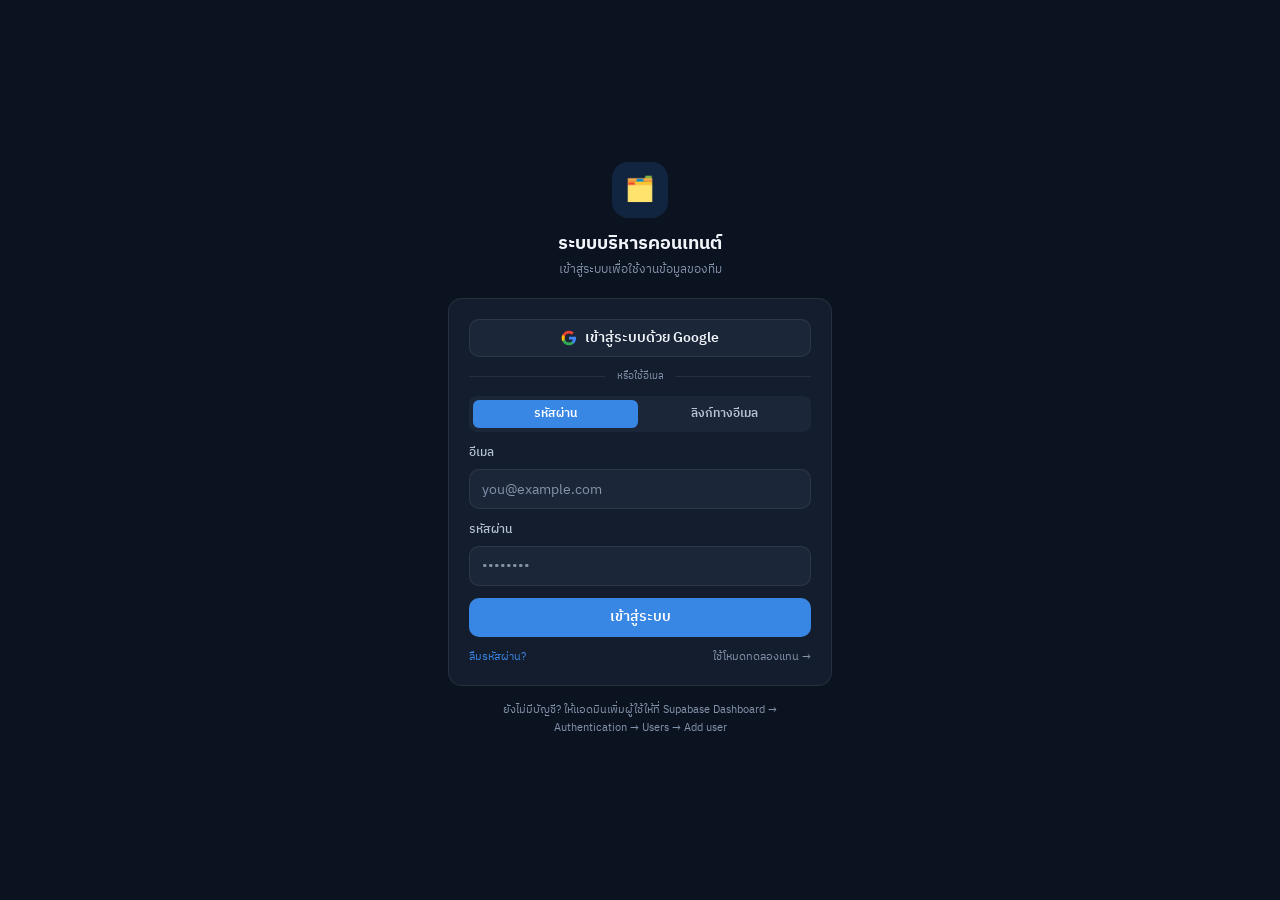
<file: index.html>
<!DOCTYPE html>
<html lang="th">
<head>
<meta charset="UTF-8">
<meta name="viewport" content="width=device-width, initial-scale=1.0">
<meta name="description" content="ระบบบริหารคอนเทนต์ วางแผน ผลิต อนุมัติ ตั้งเวลา และวัดผลโพสต์ทุกช่องทางในที่เดียว">
<title>ระบบบริหารคอนเทนต์ · Content Hub</title>
<link rel="icon" href="data:image/svg+xml,<svg xmlns='http://www.w3.org/2000/svg' viewBox='0 0 100 100'><text y='.9em' font-size='90'>🗂️</text></svg>">
<link rel="preconnect" href="https://fonts.googleapis.com">
<link rel="preconnect" href="https://fonts.gstatic.com" crossorigin>
<link href="https://fonts.googleapis.com/css2?family=IBM+Plex+Sans+Thai:wght@400;500;600;700&display=swap" rel="stylesheet">
<script src="vendor/tailwind-browser-4.1.13.js"></script>
<link rel="stylesheet" href="css/app.css">
<script defer src="js/config.js"></script>
<script defer src="js/seed.js"></script>
<script src="vendor/supabase-2.58.0.js"></script>
<script defer src="js/store.js"></script>
<script defer src="js/app.js"></script>
<script defer src="vendor/alpine-3.14.9.min.js"></script>
</head>

<body x-data="cmsApp()" x-cloak class="min-h-screen">

<!-- ===== ระหว่างเริ่มระบบ ===== -->
<div x-show="booting" class="fixed inset-0 grid place-items-center z-50" style="background:var(--page)">
  <div class="text-center">
    <div class="text-4xl mb-3">🗂️</div>
    <p class="text-sm" style="color:var(--text-2)">กำลังเปิดระบบบริหารคอนเทนต์…</p>
  </div>
</div>

<!-- ===== หน้าเข้าสู่ระบบ ===== -->
<div x-show="!booting && needLogin" class="min-h-screen grid place-items-center p-4">
  <div class="w-full max-w-sm">
    <div class="text-center mb-5">
      <div class="w-14 h-14 rounded-2xl grid place-items-center text-2xl mx-auto mb-3"
           style="background:var(--accent-soft)">🗂️</div>
      <h1 class="font-bold text-lg">ระบบบริหารคอนเทนต์</h1>
      <p class="text-xs mt-1" style="color:var(--muted)">เข้าสู่ระบบเพื่อใช้งานข้อมูลของทีม</p>
    </div>

    <div class="card p-5 space-y-3">
      <button class="btn btn-ghost w-full" @click="doGoogleLogin()" :disabled="authBusy">
        <svg width="16" height="16" viewBox="0 0 48 48" aria-hidden="true">
          <path fill="#4285F4" d="M45.1 24.5c0-1.6-.1-3.1-.4-4.5H24v8.5h11.8c-.5 2.7-2 5-4.4 6.6v5.5h7.1c4.1-3.8 6.6-9.4 6.6-16.1z"/>
          <path fill="#34A853" d="M24 46c5.9 0 10.9-2 14.5-5.4l-7.1-5.5c-2 1.3-4.5 2.1-7.4 2.1-5.7 0-10.5-3.8-12.2-9H4.5v5.7C8.1 41.1 15.4 46 24 46z"/>
          <path fill="#FBBC05" d="M11.8 28.2c-.4-1.3-.7-2.7-.7-4.2s.3-2.9.7-4.2v-5.7H4.5C2.9 17.3 2 20.5 2 24s.9 6.7 2.5 9.9l7.3-5.7z"/>
          <path fill="#EA4335" d="M24 10.8c3.2 0 6.1 1.1 8.4 3.3l6.3-6.3C34.9 4.2 29.9 2 24 2 15.4 2 8.1 6.9 4.5 14.1l7.3 5.7c1.7-5.2 6.5-9 12.2-9z"/>
        </svg>
        <span>เข้าสู่ระบบด้วย Google</span>
      </button>

      <div class="flex items-center gap-3">
        <div class="flex-1 hairline"></div>
        <span class="text-[10px]" style="color:var(--muted)">หรือใช้อีเมล</span>
        <div class="flex-1 hairline"></div>
      </div>

      <div class="flex gap-1 p-1 rounded-lg" style="background:var(--surface-2)">
        <button class="flex-1 py-1.5 rounded-md text-xs font-semibold transition"
                :style="login.mode==='password' ? 'background:var(--accent); color:#fff' : 'color:var(--text-2)'"
                @click="login.mode='password'">รหัสผ่าน</button>
        <button class="flex-1 py-1.5 rounded-md text-xs font-semibold transition"
                :style="login.mode==='link' ? 'background:var(--accent); color:#fff' : 'color:var(--text-2)'"
                @click="login.mode='link'">ลิงก์ทางอีเมล</button>
      </div>

      <div>
        <label class="label">อีเมล</label>
        <input type="email" class="field" x-model="login.email" autocomplete="username"
               placeholder="you@example.com" @keydown.enter="doLogin()">
      </div>

      <div x-show="login.mode==='password'">
        <label class="label">รหัสผ่าน</label>
        <input type="password" class="field" x-model="login.password" autocomplete="current-password"
               placeholder="••••••••" @keydown.enter="doLogin()">
      </div>

      <p x-show="login.mode==='link'" class="text-[11px]" style="color:var(--muted)">
        ระบบจะส่งลิงก์เข้าระบบไปที่อีเมล ไม่ต้องจำรหัสผ่าน — ต้องเปิดลิงก์จากเครื่องเดียวกันนี้
      </p>

      <button class="btn btn-primary w-full" @click="doLogin()" :disabled="authBusy">
        <span x-text="authBusy ? 'กำลังดำเนินการ…' : (login.mode==='link' ? 'ส่งลิงก์เข้าระบบ' : 'เข้าสู่ระบบ')"></span>
      </button>

      <div class="flex items-center justify-between text-[11px]">
        <button style="color:var(--accent)" @click="doResetPassword()" :disabled="authBusy"
                x-show="login.mode==='password'">ลืมรหัสผ่าน?</button>
        <button class="ml-auto" style="color:var(--muted)"
                @click="settings.mode='local'; applySettings(); go('dashboard')">
          ใช้โหมดทดลองแทน →
        </button>
      </div>
    </div>

    <p class="text-[11px] text-center mt-4 leading-relaxed" style="color:var(--muted)">
      ยังไม่มีบัญชี? ให้แอดมินเพิ่มผู้ใช้ให้ที่ Supabase Dashboard →<br>Authentication → Users → Add user
    </p>
  </div>
</div>

<div x-show="!booting && !needLogin" class="flex">

  <!-- ===== แถบเมนูซ้าย ===== -->
  <div x-show="sidebarOpen" @click="sidebarOpen=false"
       class="fixed inset-0 bg-black/60 z-30 lg:hidden"></div>

  <aside class="fixed lg:sticky top-0 z-40 h-screen w-[268px] shrink-0 overflow-y-auto p-3 transition-transform lg:translate-x-0"
         :class="sidebarOpen ? 'translate-x-0' : '-translate-x-full'"
         style="background:var(--surface-1); border-right:1px solid var(--line)">

    <div class="flex items-center justify-between px-2 py-3">
      <div class="flex items-center gap-2.5">
        <div class="w-9 h-9 rounded-xl grid place-items-center text-lg" style="background:var(--accent-soft)">🗂️</div>
        <div>
          <div class="font-bold text-[15px] leading-tight">Content Hub</div>
          <div class="text-[11px]" style="color:var(--muted)">ระบบบริหารคอนเทนต์</div>
        </div>
      </div>
      <button @click="sidebarOpen=false" class="lg:hidden text-xl px-2" style="color:var(--muted)">✕</button>
    </div>

    <nav class="mt-2 space-y-0.5">
      <button class="nav-item" :class="view==='dashboard' && 'active'" @click="go('dashboard')">
        <span>🏠</span><span>ภาพรวม</span>
      </button>

      <div class="nav-section">เพจ &amp; โพสต์</div>
      <button class="nav-item" :class="view==='channels' && 'active'" @click="go('channels')">
        <span>📄</span><span>เพจ &amp; ช่อง</span>
        <span class="ml-auto text-[11px] num" style="color:var(--muted)" x-text="db.channels.length"></span>
      </button>
      <button class="nav-item" :class="view==='contents' && 'active'" @click="go('contents')">
        <span>🗃️</span><span>คอนเทนต์ทั้งหมด</span>
        <span class="ml-auto text-[11px] num" style="color:var(--muted)" x-text="db.contents.length"></span>
      </button>
      <button class="nav-item" :class="view==='editor' && 'active'" @click="newContent()">
        <span>🎬</span><span>สร้างคอนเทนต์</span>
      </button>
      <button class="nav-item" :class="view==='gallery' && 'active'" @click="go('gallery')">
        <span>🖼️</span><span>แกลลอรี่</span>
      </button>
      <button class="nav-item" :class="view==='styles' && 'active'" @click="go('styles')">
        <span>🎨</span><span>คลังสไตล์</span>
      </button>
      <button class="nav-item" :class="view==='queue' && 'active'" @click="go('queue')">
        <span>📝</span><span>คิวโพสต์</span>
      </button>
      <button class="nav-item" :class="view==='approvals' && 'active'" @click="go('approvals')">
        <span>✅</span><span>อนุมัติ</span>
        <template x-if="kpi.pending">
          <span class="ml-auto badge badge-pending num" x-text="kpi.pending"></span>
        </template>
      </button>

      <div class="nav-section">ตัดต่อ &amp; ผลิต</div>
      <button class="nav-item" :class="view==='editjobs' && 'active'" @click="go('editjobs')">
        <span>✂️</span><span>โรงตัดคลิป</span>
        <template x-if="db.editJobs.length">
          <span class="ml-auto text-[11px] num" style="color:var(--muted)" x-text="db.editJobs.length"></span>
        </template>
      </button>

      <div class="nav-section">ขาย &amp; รายได้</div>
      <button class="nav-item" :class="view==='money' && 'active'" @click="go('money')">
        <span>💰</span><span>สินค้า &amp; รายได้</span>
        <template x-if="db.products.length">
          <span class="ml-auto text-[11px] num" style="color:var(--muted)" x-text="db.products.length"></span>
        </template>
      </button>

      <div class="nav-section">วัดผล</div>
      <button class="nav-item" :class="view==='reports' && 'active'" @click="go('reports')">
        <span>📊</span><span>รายงานแสดงผล</span>
      </button>

      <div class="nav-section">ตั้งค่า</div>
      <button class="nav-item" :class="view==='settings' && 'active'" @click="go('settings')">
        <span>⚙️</span><span>ตั้งค่าระบบ</span>
      </button>
    </nav>

    <div class="mt-5 p-3 rounded-xl text-[11px] leading-relaxed" style="background:var(--surface-2); color:var(--text-2)">
      <div class="flex items-center gap-1.5 font-semibold mb-1">
        <span x-text="mode==='supabase' ? '🟢' : '🟡'"></span>
        <span x-text="mode==='supabase' ? 'เชื่อม Supabase อยู่' : 'โหมดทดลอง (เก็บในเครื่อง)'"></span>
      </div>
      <p x-show="mode!=='supabase'" style="color:var(--muted)">
        ข้อมูลเก็บในเบราว์เซอร์เครื่องนี้เท่านั้น ไปที่ “ตั้งค่าระบบ” เพื่อเชื่อมฐานข้อมูลจริง
      </p>
      <p x-show="session" class="truncate" style="color:var(--muted)" x-text="'เข้าใช้งานโดย ' + userEmail"></p>
    </div>
  </aside>

  <!-- ===== เนื้อหาหลัก ===== -->
  <main class="flex-1 min-w-0">

    <header class="sticky top-0 z-20 px-4 lg:px-7 py-3 flex items-center gap-3"
            style="background:rgba(11,18,32,.88); backdrop-filter:blur(10px); border-bottom:1px solid var(--line)">
      <button @click="sidebarOpen=true" class="lg:hidden text-xl px-1">☰</button>
      <div class="min-w-0">
        <h1 class="font-bold text-base lg:text-lg truncate" x-text="{
          dashboard:'ภาพรวม', channels:'เพจ & ช่อง', contents:'คอนเทนต์ทั้งหมด', editor:'สร้าง / แก้ไขคอนเทนต์',
          gallery:'แกลลอรี่', styles:'คลังสไตล์', queue:'คิวโพสต์', approvals:'รออนุมัติ',
          editjobs:'โรงตัดคลิป', money:'สินค้า & รายได้', reports:'รายงานแสดงผล', settings:'ตั้งค่าระบบ'}[view]"></h1>
      </div>
      <div class="ml-auto flex items-center gap-2">
        <template x-if="session">
          <span class="text-[11px] hidden md:inline truncate max-w-[180px]" style="color:var(--muted)"
                :title="userEmail" x-text="userEmail"></span>
        </template>
        <button class="btn btn-ghost btn-sm hidden sm:inline-flex" @click="go('queue')">📅 ดูคิว</button>
        <button class="btn btn-primary btn-sm" @click="newContent()">✚ สร้างคอนเทนต์</button>
        <template x-if="session">
          <button class="btn btn-ghost btn-sm" @click="doLogout()" title="ออกจากระบบ">ออกจากระบบ</button>
        </template>
      </div>
    </header>

    <div class="p-4 lg:p-7 max-w-[1400px]">

    <!-- ==================== ภาพรวม ==================== -->
    <section x-show="view==='dashboard'" class="space-y-5">

      <div class="grid grid-cols-2 lg:grid-cols-4 gap-3">
        <template x-for="k in [
          {t:'คอนเทนต์ทั้งหมด', v:kpi.total, s:'ชิ้นในระบบ', i:'🗃️'},
          {t:'รออนุมัติ', v:kpi.pending, s:'ชิ้นรอตรวจ', i:'⏳'},
          {t:'รอปล่อยตามคิว', v:kpi.scheduled, s:'ชิ้นตั้งเวลาไว้', i:'📅'},
          {t:'เผยแพร่แล้ว', v:kpi.published, s:'ชิ้นออกไปแล้ว', i:'✅'}]" :key="k.t">
          <div class="card p-4">
            <div class="flex items-center justify-between">
              <span class="text-xs" style="color:var(--text-2)" x-text="k.t"></span>
              <span class="text-base" x-text="k.i"></span>
            </div>
            <div class="text-3xl font-bold mt-2 num" x-text="fmtNum(k.v)"></div>
            <div class="text-[11px] mt-0.5" style="color:var(--muted)" x-text="k.s"></div>
          </div>
        </template>
      </div>

      <div class="card p-4" x-show="moneyTotals.revenue > 0">
        <div class="flex flex-wrap items-center gap-x-8 gap-y-3">
          <div>
            <div class="text-xs" style="color:var(--text-2)">💰 รายได้ยืนยันแล้ว</div>
            <div class="text-3xl font-bold num mt-1" x-text="fmtBaht(moneyTotals.revenue)"></div>
          </div>
          <div>
            <div class="text-xs" style="color:var(--text-2)">รอยืนยัน</div>
            <div class="text-xl font-semibold num mt-1" style="color:var(--warning)"
                 x-text="fmtBaht(moneyTotals.pendingRevenue)"></div>
          </div>
          <div>
            <div class="text-xs" style="color:var(--text-2)">EPC ต่อคลิก</div>
            <div class="text-xl font-semibold num mt-1" x-text="fmtBaht(moneyTotals.epc)"></div>
          </div>
          <div>
            <div class="text-xs" style="color:var(--text-2)">รายได้ต่อ 1,000 วิว</div>
            <div class="text-xl font-semibold num mt-1" x-text="fmtBaht(moneyTotals.rpm)"></div>
          </div>
          <div x-show="moneyTotals.ads > 0">
            <div class="text-xs" style="color:var(--text-2)">ROAS (รายได้ ÷ ค่าแอด)</div>
            <div class="text-xl font-semibold num mt-1" x-text="moneyTotals.roas + 'x'"></div>
          </div>
          <button class="btn btn-ghost btn-sm ml-auto" @click="go('money')">ดูรายละเอียด →</button>
        </div>
      </div>

      <div class="grid lg:grid-cols-3 gap-3">
        <div class="card p-4 lg:col-span-2">
          <div class="flex items-baseline justify-between mb-1">
            <h2 class="font-semibold text-sm">ยอดวิวสะสมรายช่อง</h2>
            <span class="text-[11px]" style="color:var(--muted)">รวมทุกคอนเทนต์ที่บันทึกผลไว้</span>
          </div>
          <p class="text-[11px] mb-3" style="color:var(--muted)">หน่วย: ครั้ง</p>

          <template x-if="!viewsByChannel.some(r=>r.views>0)">
            <p class="text-sm py-6 text-center" style="color:var(--muted)">
              ยังไม่มีข้อมูลผลลัพธ์ — ไปบันทึกยอดได้ที่หน้า “รายงานแสดงผล”
            </p>
          </template>

          <div class="space-y-2.5">
            <template x-for="r in viewsByChannel.filter(x=>x.views>0)" :key="r.id">
              <div class="bar-row" :title="r.name + ' · ' + fmtNum(r.views) + ' วิว'">
                <div class="flex items-center justify-between text-xs mb-1">
                  <span class="truncate pr-3" style="color:var(--text-2)">
                    <span x-text="platform(r.platform).icon"></span>
                    <span x-text="r.name"></span>
                  </span>
                  <span class="num font-semibold" x-text="fmtNum(r.views)"></span>
                </div>
                <div class="bar-track"><div class="bar-fill" :style="`width:${r.pct}%`"></div></div>
              </div>
            </template>
          </div>
        </div>

        <div class="card p-4">
          <h2 class="font-semibold text-sm mb-1">จำนวนโพสต์ 14 วัน</h2>
          <p class="text-[11px] mb-3" style="color:var(--muted)">หน่วย: ชิ้น (นับตามวันที่โพสต์/ตั้งเวลา)</p>
          <div class="col-chart">
            <template x-for="d in postsTimeline" :key="d.label">
              <div class="col-wrap" :title="d.label + ' · ' + d.value + ' ชิ้น'">
                <div class="text-[10px] text-center num mb-1" style="color:var(--text-2)"
                     x-text="d.value || ''"></div>
                <div class="col-fill" :style="`height:${Math.max(d.pct,3)}%`"></div>
              </div>
            </template>
          </div>
          <div class="flex justify-between text-[10px] mt-2" style="color:var(--muted)">
            <span x-text="postsTimeline[0]?.label"></span>
            <span x-text="postsTimeline[postsTimeline.length-1]?.label"></span>
          </div>
        </div>
      </div>

      <div class="grid lg:grid-cols-2 gap-3">
        <div class="card p-4">
          <div class="flex items-center justify-between mb-3">
            <h2 class="font-semibold text-sm">คิวที่จะปล่อยเร็ว ๆ นี้</h2>
            <button class="text-xs" style="color:var(--accent)" @click="go('queue')">ดูคิวทั้งหมด →</button>
          </div>
          <template x-if="!upcoming.length">
            <p class="text-sm py-4 text-center" style="color:var(--muted)">ยังไม่มีคิวที่ตั้งเวลาไว้</p>
          </template>
          <div class="space-y-2">
            <template x-for="c in upcoming" :key="c.id">
              <button class="w-full text-left card-2 p-3 hover:brightness-110 transition" @click="editContent(c)">
                <div class="flex items-start gap-2">
                  <div class="min-w-0 flex-1">
                    <div class="text-sm font-medium truncate" x-text="c.title"></div>
                    <div class="text-[11px] mt-1 flex items-center gap-2 flex-wrap" style="color:var(--muted)">
                      <span x-text="fmtDate(c.scheduled_at)"></span>
                      <span>·</span>
                      <span x-text="fmtRelative(c.scheduled_at)"></span>
                      <template x-for="id in (c.channel_ids||[])" :key="id">
                        <span x-text="platform(channelById(id)?.platform).icon"></span>
                      </template>
                    </div>
                  </div>
                  <span class="badge shrink-0" :class="status(c.status).cls">
                    <span x-text="status(c.status).icon"></span><span x-text="status(c.status).name"></span>
                  </span>
                </div>
              </button>
            </template>
          </div>
        </div>

        <div class="card p-4">
          <h2 class="font-semibold text-sm mb-3">การทำงานล่าสุดของระบบ</h2>
          <template x-if="!recentActivity.length">
            <p class="text-sm py-4 text-center" style="color:var(--muted)">ยังไม่มีประวัติการทำงาน</p>
          </template>
          <div class="space-y-3">
            <template x-for="a in recentActivity" :key="a.id">
              <div class="flex gap-3 text-sm">
                <div class="w-1.5 h-1.5 rounded-full mt-2 shrink-0" style="background:var(--accent)"></div>
                <div class="min-w-0">
                  <div>
                    <span class="font-medium" x-text="a.action"></span>
                    <span style="color:var(--text-2)" x-text="' · ' + (contentById(a.content_id)?.title || 'ไม่พบคอนเทนต์')"></span>
                  </div>
                  <div class="text-[11px]" style="color:var(--muted)">
                    <span x-text="a.actor"></span> · <span x-text="fmtDate(a.created_at)"></span>
                    <span x-show="a.note" x-text="' · ' + a.note"></span>
                  </div>
                </div>
              </div>
            </template>
          </div>
        </div>
      </div>
    </section>

    <!-- ==================== เพจ & ช่อง ==================== -->
    <section x-show="view==='channels'" class="space-y-4">
      <div class="flex items-center justify-between">
        <p class="text-sm" style="color:var(--text-2)">เพจและช่องทางที่ระบบจะส่งคอนเทนต์ไป</p>
        <button class="btn btn-primary btn-sm" @click="newChannel()">✚ เพิ่มเพจ/ช่อง</button>
      </div>

      <template x-if="channelForm">
      <div class="card p-4 space-y-3">
        <h3 class="font-semibold text-sm" x-text="channelForm.id ? 'แก้ไขเพจ/ช่อง' : 'เพิ่มเพจ/ช่องใหม่'"></h3>
        <div class="grid md:grid-cols-2 gap-3">
          <div><label class="label">ชื่อเพจ/ช่อง <span style="color:var(--muted)">— ชื่อที่จะโชว์ในระบบ</span></label>
            <input class="field" x-model="channelForm.name" placeholder="เช่น ดีบักชีวิต"></div>
          <div><label class="label">แพลตฟอร์ม</label>
            <select class="field" x-model="channelForm.platform">
              <template x-for="p in cfg.platforms" :key="p.id">
                <option :value="p.id" x-text="p.icon + ' ' + p.name"></option>
              </template>
            </select></div>
          <div><label class="label">ลิงก์เพจ <span style="color:var(--muted)">— วาง URL จากแถบที่อยู่</span></label>
            <input class="field" x-model="channelForm.handle" placeholder="https://www.facebook.com/yourpage"></div>
          <div><label class="label">จำนวนผู้ติดตาม</label>
            <input type="number" class="field num" x-model="channelForm.followers"></div>
          <div class="md:col-span-2"><label class="label">โน้ตภายใน <span style="color:var(--muted)">— ไม่บังคับ</span></label>
            <input class="field" x-model="channelForm.note" placeholder="เช่น เพจหลัก ยิงแอดประจำ / กลุ่มเป้าหมายสายลุย"></div>
        </div>
        <label class="flex items-center gap-2 text-sm">
          <input type="checkbox" x-model="channelForm.active" class="w-4 h-4 accent-blue-500">
          <span>เปิดใช้งานช่องนี้</span>
        </label>

        <div class="card-2 p-3 space-y-3">
          <label class="flex items-center gap-2 text-sm">
            <input type="checkbox" x-model="channelForm.auto_post" class="w-4 h-4 accent-blue-500">
            <span class="font-semibold">🤖 ให้ระบบโพสต์เองตามเวลา</span>
          </label>
          <p class="text-[11px]" style="color:var(--text-2)">
            ต้องผูก Page Access Token ไว้แล้ว และตั้งตัวจับเวลาใน Supabase
            (วิธีอยู่ใน <code>docs/META-API.md</code>)
          </p>

          <div class="grid sm:grid-cols-2 gap-2">
            <div><label class="label">โพสต์ได้สูงสุด/วัน</label>
              <input type="number" class="field num" x-model="channelForm.posts_per_day"></div>
            <div><label class="label">เว้นขั้นต่ำ (นาที)</label>
              <input type="number" class="field num" x-model="channelForm.min_gap_minutes"></div>
            <div><label class="label">กันโพสต์สินค้าซ้ำ (วัน)</label>
              <input type="number" class="field num" x-model="channelForm.no_repeat_days"></div>
            <div><label class="label">ช่วงเวลาโพสต์ (ชม. คั่นด้วย ,)</label>
              <input class="field num" x-model="channelForm.time_slots" placeholder="7,12,18,21"></div>
          </div>
          <p class="text-[11px]" style="color:var(--muted)">
            สองค่าแรกคือตัวกัน Facebook มองว่าผิดปกติ — ยิงรัวเกินหรือซ้ำเกินมีผลกับการมองเห็นจริง
          </p>
        </div>
        <div class="flex gap-2">
          <button class="btn btn-primary" @click="saveChannel()">บันทึก</button>
          <button class="btn btn-ghost" @click="channelForm=null">ยกเลิก</button>
        </div>
      </div>
      </template>

      <template x-if="!db.channels.length">
        <div class="card p-10 text-center" style="color:var(--muted)">
          <div class="text-3xl mb-2">📄</div>
          <p class="text-sm">ยังไม่มีเพจ/ช่อง — กด “เพิ่มเพจ/ช่อง” เพื่อเริ่มต้น</p>
        </div>
      </template>

      <div class="grid md:grid-cols-2 xl:grid-cols-3 gap-3">
        <template x-for="c in db.channels" :key="c.id">
          <div class="card p-4">
            <div class="flex items-start gap-3">
              <div class="w-10 h-10 rounded-xl grid place-items-center text-lg shrink-0"
                   :style="`background:${platform(c.platform).color}22`" x-text="platform(c.platform).icon"></div>
              <div class="min-w-0 flex-1">
                <div class="font-semibold text-sm truncate" x-text="c.name"></div>
                <div class="text-[11px] truncate" style="color:var(--muted)" x-text="c.handle || platform(c.platform).name"></div>
              </div>
              <span class="badge shrink-0" :class="c.active ? 'badge-published' : 'badge-draft'">
                <span x-text="c.active ? '✅' : '⏸️'"></span>
                <span x-text="c.active ? 'ใช้งาน' : 'พัก'"></span>
              </span>
            </div>
            <div class="flex items-center gap-4 mt-3 text-xs" style="color:var(--text-2)">
              <span>👥 <span class="num font-semibold" x-text="fmtNum(c.followers)"></span> ผู้ติดตาม</span>
              <span>🗂️ <span class="num font-semibold"
                    x-text="db.contents.filter(x=>(x.channel_ids||[]).includes(c.id)).length"></span> คอนเทนต์</span>
            </div>
            <div class="flex flex-wrap gap-1.5 mt-2 text-[11px]">
              <template x-if="c.auto_post">
                <span class="badge badge-scheduled">🤖 โพสต์เอง</span>
              </template>
              <template x-if="c.auto_post">
                <span class="card-2 px-2 py-0.5 rounded num"
                      x-text="`${c.posts_per_day||0}/วัน · เว้น ${c.min_gap_minutes||0} นาที · ${c.time_slots||''}`"></span>
              </template>
            </div>
            <p x-show="c.note" class="text-[11px] mt-2 line-clamp-2" style="color:var(--muted)" x-text="c.note"></p>
            <div class="flex gap-2 mt-3">
              <button class="btn btn-ghost btn-sm" @click="editChannel(c)">แก้ไข</button>
              <button class="btn btn-ghost btn-sm" @click="toggleChannel(c)" x-text="c.active ? 'พักช่อง' : 'เปิดใช้'"></button>
              <button class="btn btn-danger btn-sm ml-auto" @click="deleteChannel(c)">ลบ</button>
            </div>
          </div>
        </template>
      </div>
    </section>

    <!-- ==================== คอนเทนต์ทั้งหมด ==================== -->
    <section x-show="view==='contents'" class="space-y-4">
      <div class="card p-3 flex flex-wrap gap-2 items-center">
        <input class="field flex-1 min-w-[220px]" x-model="search" placeholder="🔍 ค้นหาจากชื่อ เนื้อหา หรือแฮชแท็ก">
        <select class="field w-auto" x-model="filterStatus">
          <option value="all">ทุกสถานะ</option>
          <template x-for="s in cfg.statuses" :key="s.id">
            <option :value="s.id" x-text="s.icon + ' ' + s.name"></option>
          </template>
        </select>
        <select class="field w-auto" x-model="filterChannel">
          <option value="all">ทุกช่อง</option>
          <template x-for="c in db.channels" :key="c.id">
            <option :value="c.id" x-text="c.name"></option>
          </template>
        </select>
        <span class="text-xs num" style="color:var(--muted)" x-text="`พบ ${filteredContents.length} รายการ`"></span>
      </div>

      <template x-if="!filteredContents.length">
        <div class="card p-10 text-center" style="color:var(--muted)">
          <div class="text-3xl mb-2">🗃️</div>
          <p class="text-sm">ไม่พบคอนเทนต์ตามเงื่อนไขนี้</p>
        </div>
      </template>

      <div class="space-y-2.5">
        <template x-for="c in filteredContents" :key="c.id">
          <div class="card p-4">
            <div class="flex flex-wrap items-start gap-3">
              <div class="min-w-0 flex-1">
                <div class="flex items-center gap-2 flex-wrap">
                  <span class="badge" :class="status(c.status).cls">
                    <span x-text="status(c.status).icon"></span><span x-text="status(c.status).name"></span>
                  </span>
                  <span class="text-[11px]" style="color:var(--muted)" x-text="c.pillar"></span>
                  <template x-if="styleById(c.style_id)">
                    <span class="text-[11px]" style="color:var(--muted)"
                          x-text="'· ' + styleById(c.style_id).emoji + ' ' + styleById(c.style_id).name"></span>
                  </template>
                  <template x-if="c.format">
                    <span class="text-[11px] card-2 px-1.5 py-0.5 rounded"
                          x-text="formatInfo(c.format).icon + ' ' + c.format"></span>
                  </template>
                  <template x-if="c.parent_id">
                    <span class="text-[11px]" style="color:var(--muted)"
                          x-text="'↳ แตกจาก ' + (contentById(c.parent_id)?.title || 'ต้นฉบับที่ถูกลบ')"></span>
                  </template>
                  <template x-if="childrenOf(c.id).length">
                    <span class="text-[11px]" style="color:var(--accent)"
                          x-text="'♻️ แตกไปแล้ว ' + childrenOf(c.id).length + ' ชิ้น'"></span>
                  </template>
                </div>
                <h3 class="font-semibold mt-1.5 text-[15px]" x-text="c.title"></h3>
                <p class="text-sm mt-1 line-clamp-2 whitespace-pre-line" style="color:var(--text-2)" x-text="c.body"></p>
                <div class="flex items-center gap-2 mt-2 flex-wrap text-[11px]" style="color:var(--muted)">
                  <template x-for="id in (c.channel_ids||[])" :key="id">
                    <span class="card-2 px-2 py-0.5 rounded-md">
                      <span x-text="platform(channelById(id)?.platform).icon"></span>
                      <span x-text="channelById(id)?.name || 'ช่องถูกลบ'"></span>
                    </span>
                  </template>
                  <span x-show="c.scheduled_at">📅 <span x-text="fmtDate(c.scheduled_at)"></span></span>
                  <span x-show="c.published_at">✅ <span x-text="fmtDate(c.published_at)"></span></span>
                  <template x-for="h in (c.hashtags||[])" :key="h">
                    <span style="color:var(--accent)" x-text="'#'+h"></span>
                  </template>
                </div>
              </div>

              <div class="flex flex-col gap-1.5 shrink-0">
                <button class="btn btn-ghost btn-sm" @click="editContent(c)">✏️ แก้ไข</button>
                <button class="btn btn-ghost btn-sm" @click="duplicateContent(c)">📑 ทำสำเนา</button>
                <button class="btn btn-ghost btn-sm" @click="openRepurpose(c)">♻️ ปั่นคอนเทนต์</button>
                <button class="btn btn-ghost btn-sm" @click="newJob(c)">✂️ สั่งตัดคลิป</button>
                <template x-if="canPublishApi && c.status !== 'published'">
                  <button class="btn btn-ghost btn-sm" @click="publishViaApi(c)" :disabled="publishing===c.id">
                    <span x-text="publishing===c.id ? 'กำลังโพสต์…' : '🚀 โพสต์จริง'"></span>
                  </button>
                </template>
                <button class="btn btn-danger btn-sm" @click="deleteContent(c)">🗑️ ลบ</button>
              </div>
            </div>

            <div class="hairline mt-3 pt-3 flex flex-wrap gap-1.5">
              <template x-for="s in cfg.statuses" :key="s.id">
                <button class="btn btn-ghost btn-sm" :class="c.status===s.id && 'opacity-40 pointer-events-none'"
                        @click="setStatus(c, s.id)">
                  <span x-text="s.icon"></span><span x-text="s.name"></span>
                </button>
              </template>
            </div>
          </div>
        </template>
      </div>
    </section>

    <!-- ===== กล่องปั่นคอนเทนต์ ===== -->
    <template x-if="repurpose">
    <div class="fixed inset-0 z-50 grid place-items-center p-4" style="background:rgba(0,0,0,.7)">
      <div class="card w-full max-w-2xl max-h-[90vh] overflow-y-auto p-5 space-y-4">

        <div>
          <h3 class="font-semibold">♻️ ปั่นคอนเทนต์จากชิ้นเดียว</h3>
          <p class="text-xs mt-1" style="color:var(--text-2)">
            ต้นฉบับ: <span class="font-medium" x-text="repurposeSource?.title"></span>
          </p>
          <p class="text-[11px] mt-1.5" style="color:var(--muted)">
            ต้นทุนการอัดเท่าเดิม แต่ได้ของลงหลายวัน — ความถี่ในการโพสต์คือปัจจัยอันดับต้น ๆ ของยอดวิว
          </p>
        </div>

        <div>
          <label class="label">เลือกสูตร</label>
          <div class="space-y-2">
            <template x-for="r in cfg.recipes" :key="r.id">
              <button class="w-full text-left card-2 p-3 transition"
                      :style="repurpose.recipeId===r.id ? 'border-color:var(--accent); background:var(--accent-soft)' : ''"
                      @click="repurpose.recipeId=r.id; buildRepurposePlan()">
                <div class="flex items-center justify-between">
                  <span class="text-sm font-semibold" x-text="r.name"></span>
                  <span class="text-[11px] num" style="color:var(--muted)" x-text="r.items.length + ' ชิ้น'"></span>
                </div>
                <div class="text-[11px] mt-0.5" style="color:var(--text-2)" x-text="r.desc"></div>
              </button>
            </template>
          </div>
        </div>

        <div>
          <label class="label">เริ่มปล่อยชิ้นแรกเมื่อไหร่</label>
          <input type="datetime-local" class="field" x-model="repurpose.startInput" @change="buildRepurposePlan()">
        </div>

        <div>
          <div class="flex items-center justify-between mb-2">
            <label class="label mb-0">รายการที่จะสร้าง</label>
            <span class="text-[11px] num" style="color:var(--muted)"
                  x-text="`เลือกไว้ ${repurposeCount} ชิ้น` + (repurposeJobCount ? ` · ใบสั่งตัดคลิป ${repurposeJobCount} ใบ` : '')"></span>
          </div>

          <div class="space-y-2">
            <template x-for="it in repurpose.items" :key="it.idx">
              <div class="card-2 p-2.5">
                <label class="flex items-start gap-2 cursor-pointer">
                  <input type="checkbox" class="w-4 h-4 accent-blue-500 mt-0.5" x-model="it.use">
                  <div class="min-w-0 flex-1">
                    <div class="text-xs font-semibold">
                      <span x-text="formatInfo(it.format).icon"></span>
                      <span x-text="it.format"></span>
                      <span style="color:var(--muted)" class="font-normal" x-text="'· ' + it.angle"></span>
                    </div>
                    <div class="text-[10px] mt-0.5" style="color:var(--muted)" x-text="formatInfo(it.format).hint"></div>
                  </div>
                  <template x-if="it.makeJob">
                    <span class="badge badge-scheduled shrink-0">✂️ เปิดใบสั่งตัด</span>
                  </template>
                </label>

                <div class="flex items-center gap-1.5 mt-2 pl-6" x-show="it.use">
                  <input class="field text-[11px] py-1" x-model="it.title">
                  <input type="datetime-local" class="field text-[11px] py-1 w-auto" x-model="it.whenInput">
                </div>
              </div>
            </template>
          </div>
        </div>

        <div class="flex gap-2">
          <button class="btn btn-primary flex-1" @click="applyRepurpose()"
                  x-text="`สร้าง ${repurposeCount} ชิ้น`"></button>
          <button class="btn btn-ghost" @click="repurpose=null">ยกเลิก</button>
        </div>
      </div>
    </div>
    </template>

    <!-- ==================== สร้าง / แก้ไขคอนเทนต์ ==================== -->
    <section x-show="view==='editor'" class="space-y-4">
      <template x-if="!editor">
        <div class="card p-10 text-center">
          <p class="text-sm mb-3" style="color:var(--muted)">ยังไม่ได้เปิดคอนเทนต์</p>
          <button class="btn btn-primary" @click="newContent()">✚ เริ่มคอนเทนต์ใหม่</button>
        </div>
      </template>

      <template x-if="editor">
      <div class="grid lg:grid-cols-3 gap-4">
        <div class="lg:col-span-2 space-y-4">
          <div class="card p-4 space-y-3">
            <div>
              <label class="label">ชื่อคอนเทนต์ (ใช้ภายใน)</label>
              <input class="field" x-model="editor.title" placeholder="เช่น รีวิวกล่องท้ายรถ 45 ลิตร">
            </div>

            <div class="grid md:grid-cols-2 gap-3">
              <div>
                <label class="label">ประเภทคอนเทนต์</label>
                <select class="field" x-model="editor.pillar">
                  <template x-for="p in cfg.pillars" :key="p"><option :value="p" x-text="p"></option></template>
                </select>
              </div>
              <div>
                <label class="label">สไตล์การเขียน</label>
                <select class="field" x-model="editor.style_id">
                  <option value="">— ไม่ระบุ —</option>
                  <template x-for="s in db.styles" :key="s.id">
                    <option :value="s.id" x-text="s.emoji + ' ' + s.name"></option>
                  </template>
                </select>
              </div>
            </div>

            <div>
              <div class="flex items-center justify-between mb-1">
                <label class="label mb-0">เนื้อหาโพสต์</label>
                <div class="flex gap-1.5">
                  <button class="btn btn-ghost btn-sm" @click="applyStyleTemplate()">🧩 วางโครงจากสไตล์</button>
                  <button class="btn btn-ghost btn-sm" @click="spinVariants()">🔁 สุ่มฮุกใหม่</button>
                </div>
              </div>
              <textarea class="field" rows="12" x-model="editor.body"
                        placeholder="เขียนเนื้อหาที่จะโพสต์ที่นี่…"></textarea>
              <div class="flex flex-wrap items-center gap-3 mt-1.5 text-[11px]" style="color:var(--muted)">
                <span class="num" x-text="`${editorLen} ตัวอักษร`"></span>
                <template x-for="h in lengthHints" :key="h.platform">
                  <span :style="h.over ? 'color:var(--warning)' : ''">
                    <span x-text="h.icon"></span>
                    <span x-text="h.name"></span>
                    <span class="num" x-text="`${editorLen}/${h.limit}`"></span>
                    <span x-show="h.over">⚠️ ยาวเกิน</span>
                  </span>
                </template>
              </div>
            </div>

            <div>
              <label class="label">แฮชแท็ก (คั่นด้วยจุลภาค)</label>
              <input class="field" x-model="editor.hashtagsText" placeholder="ทริปมอเตอร์ไซค์, รีวิวอุปกรณ์">
            </div>

            <div class="card-2 p-3 space-y-2">
              <label class="flex items-center gap-2 text-sm">
                <input type="checkbox" class="w-4 h-4 accent-blue-500" x-model="editor.auto_comment">
                <span class="font-semibold">💬 ปักลิงก์ในคอมเมนต์แรกอัตโนมัติ</span>
              </label>
              <p class="text-[11px]" style="color:var(--text-2)">
                Facebook ลดการมองเห็นโพสต์ที่มีลิงก์ออกนอก — โพสต์หลักจึงไม่ควรมีลิงก์
                ระบบจะโพสต์เนื้อหาก่อน แล้วปักลิงก์ติดตามผลในคอมเมนต์แรกให้ทันที
              </p>
              <div x-show="editor.auto_comment">
                <label class="label">ข้อความคอมเมนต์ (เว้นว่างได้ ระบบเขียนให้เอง)</label>
                <textarea class="field" rows="2" x-model="editor.comment_text"
                          placeholder="เว้นว่าง = ระบบใส่ลิงก์ติดตามผลพร้อมคำชี้แจงค่าคอมให้"></textarea>
              </div>
            </div>

            <div>
              <label class="label">โน้ตภายในทีม</label>
              <input class="field" x-model="editor.note" placeholder="เช่น รออาร์ตทำภาพปกใหม่">
            </div>
          </div>
        </div>

        <div class="space-y-4">
          <div class="card p-4 space-y-3">
            <h3 class="font-semibold text-sm">ปลายทาง &amp; เวลา</h3>
            <div>
              <label class="label">เลือกเพจ/ช่อง</label>
              <div class="space-y-1.5 max-h-52 overflow-y-auto pr-1">
                <template x-for="c in db.channels" :key="c.id">
                  <label class="flex items-center gap-2 text-sm card-2 px-2.5 py-1.5 cursor-pointer">
                    <input type="checkbox" class="w-4 h-4 accent-blue-500"
                           :checked="editor.channel_ids.includes(c.id)"
                           @change="toggleIn(editor.channel_ids, c.id)">
                    <span x-text="platform(c.platform).icon"></span>
                    <span class="truncate" x-text="c.name"></span>
                    <span x-show="!c.active" class="ml-auto text-[10px]" style="color:var(--warning)">พักอยู่</span>
                  </label>
                </template>
              </div>
            </div>
            <div>
              <label class="label">เวลาที่จะโพสต์</label>
              <input type="datetime-local" class="field" x-model="editor.scheduledInput">
            </div>
            <div>
              <label class="label">สถานะ</label>
              <select class="field" x-model="editor.status">
                <template x-for="s in cfg.statuses" :key="s.id">
                  <option :value="s.id" x-text="s.icon + ' ' + s.name"></option>
                </template>
              </select>
            </div>
          </div>

          <div class="card p-4">
            <div class="flex items-center justify-between mb-2">
              <h3 class="font-semibold text-sm">ภาพ / คลิปที่แนบ</h3>
              <button class="text-xs" style="color:var(--accent)" @click="go('gallery')">จัดการแกลลอรี่ →</button>
            </div>
            <div class="grid grid-cols-3 gap-2 max-h-60 overflow-y-auto">
              <template x-for="m in db.media" :key="m.id">
                <button class="relative rounded-lg overflow-hidden border-2 transition"
                        :style="editor.media_ids.includes(m.id) ? 'border-color:var(--accent)' : 'border-color:transparent'"
                        @click="toggleIn(editor.media_ids, m.id)">
                  <template x-if="m.kind==='image'">
                    <img :src="m.url" :alt="m.name" class="w-full h-16 object-cover" loading="lazy">
                  </template>
                  <template x-if="m.kind!=='image'">
                    <div class="w-full h-16 grid place-items-center text-xl" style="background:var(--surface-3)">🎞️</div>
                  </template>
                  <div class="text-[9px] px-1 py-0.5 truncate" style="background:var(--surface-2)" x-text="m.name"></div>
                </button>
              </template>
            </div>
            <p x-show="!db.media.length" class="text-xs text-center py-4" style="color:var(--muted)">
              ยังไม่มีไฟล์ในแกลลอรี่
            </p>
          </div>

          <div class="card p-4 space-y-3">
            <div class="flex items-center justify-between">
              <h3 class="font-semibold text-sm">💰 สินค้าที่โพสต์นี้ขาย</h3>
              <button class="text-xs" style="color:var(--accent)" @click="go('money')">จัดการสินค้า →</button>
            </div>

            <template x-if="!db.products.length">
              <p class="text-[11px]" style="color:var(--muted)">
                ยังไม่มีสินค้าในระบบ — เพิ่มที่หน้า “สินค้า &amp; รายได้” ก่อน แล้วจะผูกกับโพสต์ได้
              </p>
            </template>

            <div class="space-y-1.5 max-h-40 overflow-y-auto pr-1">
              <template x-for="p in db.products" :key="p.id">
                <label class="flex items-center gap-2 text-sm card-2 px-2.5 py-1.5 cursor-pointer">
                  <input type="checkbox" class="w-4 h-4 accent-blue-500"
                         :checked="(editor.product_ids||[]).includes(p.id)"
                         @change="toggleIn(editor.product_ids, p.id)">
                  <span class="truncate flex-1" x-text="p.name"></span>
                  <span class="text-[11px] num" style="color:var(--muted)" x-text="fmtBaht(p.price)"></span>
                </label>
              </template>
            </div>

            <div class="hairline pt-3">
              <div class="flex items-center justify-between mb-1.5">
                <h4 class="text-xs font-semibold">🔗 ลิงก์ติดตามผล</h4>
                <span class="text-[10px]" style="color:var(--muted)">แยกตามช่อง</span>
              </div>
              <p class="text-[11px] mb-2" style="color:var(--muted)">
                แปะลิงก์นี้ในโพสต์แทนลิงก์ตรง จะได้รู้ว่ายอดคลิกและยอดขายมาจากช่องไหน
              </p>

              <template x-if="editor.id">
                <div class="space-y-2">
                  <template x-for="l in linksOf(editor.id)" :key="l.id">
                    <div class="card-2 p-2">
                      <div class="flex items-center gap-2 text-[11px]">
                        <span class="truncate flex-1" style="color:var(--text-2)" x-text="l.label || 'ลิงก์'"></span>
                        <span class="num font-semibold" x-text="clicksOf(l.id) + ' คลิก'"></span>
                      </div>
                      <div class="flex items-center gap-1 mt-1">
                        <input class="field text-[11px] py-1" readonly :value="fullLink(l.code)">
                        <button class="btn btn-ghost btn-sm" @click="copyText(fullLink(l.code), 'คัดลอกลิงก์แล้ว')">คัดลอก</button>
                        <button class="btn btn-danger btn-sm" @click="deleteLink(l)">✕</button>
                      </div>
                    </div>
                  </template>

                  <input class="field text-xs" x-model="linkTarget"
                         placeholder="ปลายทาง (เว้นว่างได้ถ้าเลือกสินค้าที่มีลิงก์แล้ว)">
                  <button class="btn btn-ghost w-full btn-sm" @click="makeLinks(contentById(editor.id) || editor)">
                    ✚ สร้างลิงก์ให้ทุกช่องที่เลือกไว้
                  </button>
                </div>
              </template>

              <p x-show="!editor.id" class="text-[11px]" style="color:var(--warning)">
                บันทึกคอนเทนต์ก่อน แล้วปุ่มสร้างลิงก์จะใช้งานได้
              </p>
            </div>
          </div>

          <div class="card p-4" x-show="editorStyle">
            <h3 class="font-semibold text-sm mb-2">
              <span x-text="editorStyle?.emoji"></span> แนวทางของสไตล์นี้
            </h3>
            <dl class="text-xs space-y-1.5" style="color:var(--text-2)">
              <div><dt class="inline font-medium">โทน: </dt><dd class="inline" x-text="editorStyle?.tone"></dd></div>
              <div><dt class="inline font-medium">กลุ่มเป้าหมาย: </dt><dd class="inline" x-text="editorStyle?.audience"></dd></div>
              <div><dt class="inline font-medium">ปิดท้ายด้วย: </dt><dd class="inline" x-text="editorStyle?.cta"></dd></div>
            </dl>
          </div>

          <div class="card p-4 flex flex-col gap-2">
            <button class="btn btn-primary" @click="saveContent()">💾 บันทึก</button>
            <button class="btn btn-ghost" @click="saveContent('pending')">📤 ส่งขออนุมัติ</button>
            <button class="btn btn-ghost" @click="go('contents')">← กลับไปรายการ</button>
          </div>
        </div>
      </div>
      </template>
    </section>

    <!-- ==================== แกลลอรี่ ==================== -->
    <section x-show="view==='gallery'" class="space-y-4">
      <div class="flex items-center justify-between">
        <p class="text-sm" style="color:var(--text-2)">ไฟล์ภาพและคลิปที่ใช้ประกอบคอนเทนต์</p>
        <button class="btn btn-primary btn-sm" @click="newMedia()">✚ เพิ่มไฟล์</button>
      </div>

      <template x-if="mediaForm">
      <div class="card p-4 space-y-3">
        <div class="grid md:grid-cols-2 gap-3">
          <div class="md:col-span-2"><label class="label">ลิงก์ไฟล์ (URL)</label>
            <input class="field" x-model="mediaForm.url" placeholder="https://…"></div>
          <div><label class="label">ชื่อไฟล์</label>
            <input class="field" x-model="mediaForm.name" placeholder="เว้นว่างได้ ระบบตั้งให้จากลิงก์"></div>
          <div><label class="label">ชนิด</label>
            <select class="field" x-model="mediaForm.kind">
              <option value="image">รูปภาพ</option><option value="video">วิดีโอ</option>
            </select></div>
          <div class="md:col-span-2"><label class="label">แท็ก (คั่นด้วยจุลภาค)</label>
            <input class="field" x-model="mediaForm.tagsText" placeholder="ทริป, ภูเขา"></div>
        </div>
        <div class="flex gap-2">
          <button class="btn btn-primary" @click="saveMedia()">บันทึก</button>
          <button class="btn btn-ghost" @click="mediaForm=null">ยกเลิก</button>
        </div>
      </div>
      </template>

      <template x-if="!db.media.length">
        <div class="card p-10 text-center" style="color:var(--muted)">
          <div class="text-3xl mb-2">🖼️</div>
          <p class="text-sm">แกลลอรี่ยังว่างอยู่</p>
        </div>
      </template>

      <div class="grid grid-cols-2 md:grid-cols-3 xl:grid-cols-4 gap-3">
        <template x-for="m in db.media" :key="m.id">
          <div class="card overflow-hidden">
            <template x-if="m.kind==='image'">
              <img :src="m.url" :alt="m.name" class="w-full h-36 object-cover" loading="lazy">
            </template>
            <template x-if="m.kind!=='image'">
              <div class="w-full h-36 grid place-items-center text-3xl" style="background:var(--surface-2)">🎞️</div>
            </template>
            <div class="p-3">
              <div class="text-xs font-medium truncate" x-text="m.name"></div>
              <div class="flex flex-wrap gap-1 mt-1.5">
                <template x-for="t in (m.tags||[])" :key="t">
                  <span class="text-[10px] px-1.5 py-0.5 rounded" style="background:var(--surface-3); color:var(--text-2)" x-text="t"></span>
                </template>
              </div>
              <div class="text-[10px] mt-1.5 num" style="color:var(--muted)"
                   x-text="m.size_kb ? (m.size_kb/1024).toFixed(1) + ' MB' : ''"></div>
              <div class="flex gap-1.5 mt-2">
                <button class="btn btn-ghost btn-sm" @click="editMedia(m)">แก้ไข</button>
                <button class="btn btn-ghost btn-sm" @click="copyText(m.url, 'คัดลอกลิงก์แล้ว')">คัดลอกลิงก์</button>
                <button class="btn btn-danger btn-sm ml-auto" @click="deleteMedia(m)">ลบ</button>
              </div>
            </div>
          </div>
        </template>
      </div>
    </section>

    <!-- ==================== คลังสไตล์ ==================== -->
    <section x-show="view==='styles'" class="space-y-4">
      <div class="flex items-center justify-between">
        <p class="text-sm" style="color:var(--text-2)">โทนการเขียนที่ใช้ซ้ำได้ ให้ทุกคนในทีมเขียนออกมาเสียงเดียวกัน</p>
        <button class="btn btn-primary btn-sm" @click="newStyle()">✚ เพิ่มสไตล์</button>
      </div>

      <template x-if="styleForm">
      <div class="card p-4 space-y-3">
        <div class="grid md:grid-cols-2 gap-3">
          <div><label class="label">ชื่อสไตล์</label><input class="field" x-model="styleForm.name" placeholder="เช่น สายลุยเป็นกันเอง"></div>
          <div><label class="label">อิโมจิประจำสไตล์</label><input class="field" x-model="styleForm.emoji" maxlength="4"></div>
          <div class="md:col-span-2"><label class="label">โทนการเขียน</label><input class="field" x-model="styleForm.tone" placeholder="เป็นกันเอง เล่าเหมือนคุยกับเพื่อน"></div>
          <div><label class="label">กลุ่มเป้าหมาย</label><input class="field" x-model="styleForm.audience" placeholder="นักขี่มอเตอร์ไซค์ 25-45 ปี"></div>
          <div><label class="label">ประโยคปิดท้าย (CTA)</label><input class="field" x-model="styleForm.cta" placeholder="ทักแชทรับส่วนลด"></div>
          <div class="md:col-span-2"><label class="label">โครงการเขียน</label>
            <textarea class="field" rows="3" x-model="styleForm.prompt" placeholder="เปิดด้วย… ตามด้วย… ปิดด้วย…"></textarea></div>
        </div>
        <div class="flex gap-2">
          <button class="btn btn-primary" @click="saveStyle()">บันทึก</button>
          <button class="btn btn-ghost" @click="styleForm=null">ยกเลิก</button>
        </div>
      </div>
      </template>

      <div class="grid md:grid-cols-2 xl:grid-cols-3 gap-3">
        <template x-for="s in db.styles" :key="s.id">
          <div class="card p-4">
            <div class="flex items-center gap-2">
              <span class="text-xl" x-text="s.emoji"></span>
              <h3 class="font-semibold text-sm" x-text="s.name"></h3>
            </div>
            <dl class="text-xs mt-3 space-y-1.5" style="color:var(--text-2)">
              <div><dt class="inline font-medium">โทน: </dt><dd class="inline" x-text="s.tone"></dd></div>
              <div><dt class="inline font-medium">เป้าหมาย: </dt><dd class="inline" x-text="s.audience"></dd></div>
              <div><dt class="inline font-medium">CTA: </dt><dd class="inline" x-text="s.cta"></dd></div>
            </dl>
            <p class="text-[11px] mt-2 line-clamp-3" style="color:var(--muted)" x-text="s.prompt"></p>
            <div class="flex gap-2 mt-3">
              <button class="btn btn-ghost btn-sm" @click="editStyle(s)">แก้ไข</button>
              <button class="btn btn-danger btn-sm ml-auto" @click="deleteStyle(s)">ลบ</button>
            </div>
          </div>
        </template>
      </div>
    </section>

    <!-- ==================== คิวโพสต์ ==================== -->
    <section x-show="view==='queue'" class="space-y-4">
      <div class="card p-4">
        <div class="flex items-center justify-between mb-3">
          <button class="btn btn-ghost btn-sm" @click="moveMonth(-1)">← เดือนก่อน</button>
          <h2 class="font-semibold" x-text="calTitle"></h2>
          <button class="btn btn-ghost btn-sm" @click="moveMonth(1)">เดือนถัดไป →</button>
        </div>
        <div class="grid grid-cols-7 gap-1.5 text-center text-[11px] mb-1.5" style="color:var(--muted)">
          <template x-for="d in ['อา','จ','อ','พ','พฤ','ศ','ส']" :key="d"><div x-text="d"></div></template>
        </div>
        <div class="grid grid-cols-7 gap-1.5">
          <template x-for="cell in calCells" :key="cell.key">
            <div class="cal-cell" :class="[cell.dim && 'dim', cell.today && 'today']">
              <div class="text-[11px] num mb-1" style="color:var(--muted)" x-text="cell.day"></div>
              <div class="space-y-1">
                <template x-for="c in cell.items.slice(0,3)" :key="c.id">
                  <button class="w-full text-left text-[10px] px-1.5 py-1 rounded truncate"
                          :style="`background:${c.status==='published' ? 'rgba(12,163,12,.16)' : 'var(--accent-soft)'}`"
                          :title="c.title + ' · ' + fmtDate(c.scheduled_at||c.published_at)"
                          @click="editContent(c)"
                          x-text="status(c.status).icon + ' ' + c.title"></button>
                </template>
                <div x-show="cell.items.length>3" class="text-[10px]" style="color:var(--muted)"
                     x-text="`+${cell.items.length-3} รายการ`"></div>
              </div>
            </div>
          </template>
        </div>
      </div>

      <div class="card p-4">
        <h2 class="font-semibold text-sm mb-3">คิวที่รอปล่อย</h2>
        <template x-if="!queueList.length">
          <p class="text-sm py-4 text-center" style="color:var(--muted)">ยังไม่มีคอนเทนต์ที่ตั้งเวลาไว้</p>
        </template>
        <div class="space-y-2">
          <template x-for="c in queueList" :key="c.id">
            <div class="card-2 p-3 flex flex-wrap items-center gap-3">
              <span class="badge shrink-0" :class="status(c.status).cls">
                <span x-text="status(c.status).icon"></span><span x-text="status(c.status).name"></span>
              </span>
              <div class="min-w-0 flex-1">
                <div class="text-sm font-medium truncate" x-text="c.title"></div>
                <div class="text-[11px]" style="color:var(--muted)">
                  <span x-text="fmtDate(c.scheduled_at)"></span> ·
                  <span x-text="fmtRelative(c.scheduled_at)"></span>
                </div>
              </div>
              <input type="datetime-local" class="field w-auto text-xs"
                     :value="toLocalInput(c.scheduled_at)"
                     @change="reschedule(c, $event.target.value)">
              <template x-if="canPublishApi">
                <button class="btn btn-primary btn-sm" @click="publishViaApi(c)" :disabled="publishing===c.id">
                  <span x-text="publishing===c.id ? 'กำลังโพสต์…' : '🚀 โพสต์จริงเลย'"></span>
                </button>
              </template>
              <button class="btn btn-ghost btn-sm" @click="setStatus(c,'published')"
                      :title="canPublishApi ? 'ทำเครื่องหมายว่าโพสต์แล้ว (ไม่ยิง API)' : ''">✅ ปล่อยเลย</button>
              <button class="btn btn-ghost btn-sm" @click="editContent(c)">แก้ไข</button>
            </div>
          </template>
        </div>
      </div>
    </section>

    <!-- ==================== อนุมัติ ==================== -->
    <section x-show="view==='approvals'" class="space-y-4">
      <p class="text-sm" style="color:var(--text-2)">คอนเทนต์ที่ทีมส่งมาให้ตรวจก่อนปล่อย</p>

      <template x-if="!pendingList.length">
        <div class="card p-10 text-center" style="color:var(--muted)">
          <div class="text-3xl mb-2">🎉</div>
          <p class="text-sm">ไม่มีอะไรค้างรออนุมัติแล้วครับ</p>
        </div>
      </template>

      <div class="space-y-3">
        <template x-for="c in pendingList" :key="c.id">
          <div class="card p-4">
            <div class="flex flex-wrap items-start gap-3">
              <div class="min-w-0 flex-1">
                <h3 class="font-semibold" x-text="c.title"></h3>
                <p class="text-sm mt-1.5 whitespace-pre-line line-clamp-3" style="color:var(--text-2)" x-text="c.body"></p>
                <div class="flex flex-wrap items-center gap-2 mt-2 text-[11px]" style="color:var(--muted)">
                  <template x-for="id in (c.channel_ids||[])" :key="id">
                    <span class="card-2 px-2 py-0.5 rounded-md">
                      <span x-text="platform(channelById(id)?.platform).icon"></span>
                      <span x-text="channelById(id)?.name"></span>
                    </span>
                  </template>
                  <span x-show="c.scheduled_at">📅 <span x-text="fmtDate(c.scheduled_at)"></span></span>
                </div>
              </div>
              <div class="flex flex-col gap-1.5 shrink-0">
                <button class="btn btn-primary btn-sm" @click="openApprove(c)">ตรวจและตัดสิน</button>
                <button class="btn btn-ghost btn-sm" @click="editContent(c)">แก้ไขก่อน</button>
              </div>
            </div>
          </div>
        </template>
      </div>

      <div x-show="approveTarget" class="fixed inset-0 z-50 grid place-items-center p-4" style="background:rgba(0,0,0,.65)">
        <div class="card p-5 w-full max-w-lg space-y-3" @click.outside="approveTarget=null">
          <h3 class="font-semibold" x-text="approveTarget?.title"></h3>
          <p class="text-sm whitespace-pre-line max-h-56 overflow-y-auto" style="color:var(--text-2)"
             x-text="approveTarget?.body"></p>
          <div>
            <label class="label">ความเห็น / เหตุผล (ถ้ามี)</label>
            <textarea class="field" rows="2" x-model="approveNote" placeholder="เช่น ขอเปลี่ยนภาพปกเป็นแนวนอน"></textarea>
          </div>
          <div class="flex gap-2">
            <button class="btn btn-primary flex-1" @click="decide(true)">👍 อนุมัติ</button>
            <button class="btn btn-danger flex-1" @click="decide(false)">⛔ ตีกลับ</button>
            <button class="btn btn-ghost" @click="approveTarget=null">ปิด</button>
          </div>
        </div>
      </div>
    </section>

    <!-- ==================== โรงตัดคลิป ==================== -->
    <section x-show="view==='editjobs'" class="space-y-4">
      <div class="card p-4">
        <h2 class="font-semibold text-sm mb-1">✂️ โรงตัดคลิป — ใบสั่งงานตัดต่อ</h2>
        <p class="text-xs leading-relaxed" style="color:var(--text-2)">
          งานตัดคลิปต้องใช้ ffmpeg / CapCut / ไฟล์วิดีโอในเครื่อง ซึ่งรันบนโฮสต์เว็บไม่ได้
          เว็บจึงทำหน้าที่ออก “ใบสั่งงาน” แล้วให้เครื่องคุณเป็นโรงตัด ใช้ได้ 2 แบบ:
        </p>
        <div class="grid sm:grid-cols-2 gap-2 mt-3">
          <div class="card-2 p-3">
            <div class="text-xs font-semibold mb-1">📋 แบบคัดลอกเอง</div>
            <p class="text-[11px]" style="color:var(--text-2)">
              กด “สร้างคำสั่งสำหรับ agent” แล้วคัดลอกไปวางในหน้าต่าง agent ที่เครื่องคุณ — ใช้ได้ทันที ไม่ต้องตั้งอะไร
            </p>
          </div>
          <div class="card-2 p-3">
            <div class="text-xs font-semibold mb-1">🤖 แบบอัตโนมัติ</div>
            <p class="text-[11px]" style="color:var(--text-2)">
              เปิด <code>worker/edit_worker.py</code> ค้างไว้บนเครื่อง มันจะรับงานไปตัดเอง
              อัปไฟล์กลับเข้าระบบ แล้วเปลี่ยนสถานะให้ — ดูวิธีตั้งที่ <code>worker/README.md</code>
            </p>
          </div>
        </div>
      </div>

      <div class="flex items-center justify-between gap-2">
        <p class="text-sm" style="color:var(--text-2)">งานตัดต่อทั้งหมด</p>
        <div class="flex gap-2">
          <button class="btn btn-ghost btn-sm" @click="refreshJobs()">🔄 อัปเดตสถานะ</button>
          <button class="btn btn-primary btn-sm" @click="newJob()">✚ เปิดใบสั่งงาน</button>
        </div>
      </div>

      <template x-if="jobForm">
      <div class="card p-4 space-y-3">
        <div class="grid md:grid-cols-2 gap-3">
          <div><label class="label">ชื่องาน</label><input class="field" x-model="jobForm.title" placeholder="เช่น ตัดคลิปรีวิวกล่องท้ายรถ"></div>
          <div><label class="label">ผูกกับคอนเทนต์</label>
            <select class="field" x-model="jobForm.content_id">
              <option value="">— ไม่ผูก —</option>
              <template x-for="c in db.contents" :key="c.id"><option :value="c.id" x-text="c.title"></option></template>
            </select></div>
          <div class="md:col-span-2"><label class="label">ไฟล์ต้นทาง (พาธในเครื่องคุณ)</label>
            <input class="field" x-model="jobForm.source" placeholder="/Users/me/Movies/raw/review-topbox.mp4"></div>
          <div><label class="label">สัดส่วนภาพ</label>
            <select class="field" x-model="jobForm.aspect">
              <option>9:16</option><option>1:1</option><option>16:9</option><option>4:5</option>
            </select></div>
          <div><label class="label">ความยาวเป้าหมาย (วินาที)</label>
            <input type="number" class="field num" x-model="jobForm.target_sec"></div>

          <div class="md:col-span-2 grid sm:grid-cols-2 gap-2 card-2 p-3">
            <label class="flex items-center gap-2 text-sm">
              <input type="checkbox" class="w-4 h-4 accent-blue-500" x-model="jobForm.cut_silence">
              <span>ตัดช่วงเงียบ / คำติดขัด</span></label>
            <div class="flex items-center gap-2 text-sm">
              <span style="color:var(--text-2)" class="text-xs">เกณฑ์ (ms)</span>
              <input type="number" class="field num" x-model="jobForm.silence_ms" :disabled="!jobForm.cut_silence">
            </div>
            <label class="flex items-center gap-2 text-sm">
              <input type="checkbox" class="w-4 h-4 accent-blue-500" x-model="jobForm.subtitle">
              <span>ใส่ซับไทยอัตโนมัติ</span></label>
            <label class="flex items-center gap-2 text-sm">
              <input type="checkbox" class="w-4 h-4 accent-blue-500" x-model="jobForm.bilingual" :disabled="!jobForm.subtitle">
              <span>ทำซับ 2 ภาษา (ไทย+อังกฤษ)</span></label>
            <div class="sm:col-span-2"><label class="label">สไตล์ซับ</label>
              <input class="field" x-model="jobForm.sub_style" :disabled="!jobForm.subtitle"
                     placeholder="ขาวขอบดำ อ่านง่าย / คาราโอเกะ"></div>
            <label class="flex items-center gap-2 text-sm">
              <input type="checkbox" class="w-4 h-4 accent-blue-500" x-model="jobForm.bgm">
              <span>ใส่เพลงประกอบ</span></label>
            <div><label class="label">อารมณ์เพลง</label>
              <input class="field" x-model="jobForm.bgm_mood" :disabled="!jobForm.bgm" placeholder="อัปบีต สนุก"></div>
            <label class="flex items-center gap-2 text-sm">
              <input type="checkbox" class="w-4 h-4 accent-blue-500" x-model="jobForm.sfx">
              <span>ใส่ SFX ตามจังหวะ</span></label>
            <div class="sm:col-span-2"><label class="label">จังหวะตัด / ทรานซิชัน</label>
              <input class="field" x-model="jobForm.transition"></div>
          </div>

          <div class="md:col-span-2"><label class="label">หมายเหตุถึงคนตัด</label>
            <textarea class="field" rows="2" x-model="jobForm.note" placeholder="เช่น ห้ามตัดช่วงโชว์สินค้าออก"></textarea></div>
        </div>

        <div class="flex flex-wrap gap-2">
          <button class="btn btn-primary" @click="saveJob()">บันทึกใบสั่งงาน</button>
          <button class="btn btn-ghost" @click="previewJobPrompt()">📋 สร้างคำสั่งสำหรับ agent</button>
          <button class="btn btn-ghost" @click="jobForm=null; jobPrompt=''">ยกเลิก</button>
        </div>

        <div x-show="jobPrompt" class="space-y-2">
          <div class="flex items-center justify-between">
            <label class="label mb-0">คำสั่งพร้อมคัดลอก (วางในหน้าต่าง agent ที่เครื่องคุณ)</label>
            <button class="btn btn-ghost btn-sm" @click="copyText(jobPrompt, 'คัดลอกคำสั่งแล้ว')">คัดลอก</button>
          </div>
          <textarea class="field num" rows="14" readonly x-text="jobPrompt" style="font-family:ui-monospace,monospace; font-size:12px"></textarea>
        </div>
      </div>
      </template>

      <template x-if="!db.editJobs.length">
        <div class="card p-10 text-center" style="color:var(--muted)">
          <div class="text-3xl mb-2">✂️</div>
          <p class="text-sm">ยังไม่มีใบสั่งงานตัดต่อ</p>
        </div>
      </template>

      <div class="space-y-2.5">
        <template x-for="j in db.editJobs" :key="j.id">
          <div class="card p-4">
            <div class="flex flex-wrap items-start gap-3">
              <div class="min-w-0 flex-1">
                <div class="flex items-center gap-2 flex-wrap">
                  <span class="badge" :class="jobBadge(j.status)" x-text="j.status"></span>
                  <span class="text-[11px] num" style="color:var(--muted)"
                        x-text="`${j.aspect} · ~${j.target_sec} วิ`"></span>
                  <template x-if="j.worker">
                    <span class="text-[11px]" style="color:var(--muted)" x-text="'🖥️ ' + j.worker"></span>
                  </template>
                </div>
                <h3 class="font-semibold mt-1.5 text-sm" x-text="j.title"></h3>
                <p class="text-[11px] mt-1 truncate" style="color:var(--muted)" x-text="j.source || 'ยังไม่ระบุไฟล์ต้นทาง'"></p>
                <div class="flex flex-wrap gap-1.5 mt-2 text-[11px]">
                  <span class="card-2 px-2 py-0.5 rounded" x-show="j.cut_silence">✂️ ตัดเงียบ</span>
                  <span class="card-2 px-2 py-0.5 rounded" x-show="j.subtitle">💬 ซับไทย</span>
                  <span class="card-2 px-2 py-0.5 rounded" x-show="j.bilingual">🌐 2 ภาษา</span>
                  <span class="card-2 px-2 py-0.5 rounded" x-show="j.bgm">🎵 เพลง</span>
                  <span class="card-2 px-2 py-0.5 rounded" x-show="j.sfx">🔊 SFX</span>
                </div>

                <template x-if="j.result_url">
                  <div class="mt-3">
                    <video :src="j.result_url" controls preload="metadata"
                           class="w-full max-w-xs rounded-lg" style="background:#000"></video>
                    <div class="flex flex-wrap gap-2 mt-2">
                      <button class="btn btn-primary btn-sm" @click="attachResult(j)"
                              x-show="j.content_id">📎 แนบเข้าคอนเทนต์</button>
                      <a class="btn btn-ghost btn-sm" :href="j.result_url" target="_blank" rel="noopener">เปิดไฟล์</a>
                      <button class="btn btn-ghost btn-sm" @click="copyText(j.result_url, 'คัดลอกลิงก์แล้ว')">คัดลอกลิงก์</button>
                    </div>
                  </div>
                </template>

                <template x-if="j.error">
                  <div class="mt-2 p-2.5 rounded-lg text-[11px] whitespace-pre-line"
                       style="background:rgba(208,59,59,.1); border:1px solid rgba(208,59,59,.3); color:#f0a3a3">
                    <span class="font-semibold">ตัดไม่สำเร็จ:</span>
                    <span x-text="j.error"></span>
                  </div>
                </template>
              </div>
              <div class="flex flex-col gap-1.5 shrink-0">
                <button class="btn btn-ghost btn-sm" @click="editJob(j)">เปิดดู / คัดลอกคำสั่ง</button>
                <select class="field text-xs" :value="j.status" @change="setJobStatus(j, $event.target.value)">
                  <option>รอเริ่มงาน</option><option>กำลังตัด</option><option>รอตรวจ</option>
                  <option>เสร็จแล้ว</option><option>ตัดไม่สำเร็จ</option>
                </select>
                <button class="btn btn-danger btn-sm" @click="deleteJob(j)">ลบ</button>
              </div>
            </div>
          </div>
        </template>
      </div>
    </section>

    <!-- ==================== สินค้า & รายได้ ==================== -->
    <section x-show="view==='money'" class="space-y-5">

      <div class="grid grid-cols-2 lg:grid-cols-4 gap-3">
        <div class="card p-4">
          <div class="flex items-center justify-between">
            <span class="text-xs" style="color:var(--text-2)">รายได้ยืนยันแล้ว</span><span>💰</span>
          </div>
          <div class="text-2xl font-bold mt-2 num" x-text="fmtBaht(moneyTotals.revenue)"></div>
          <div class="text-[11px] mt-0.5" style="color:var(--muted)"
               x-text="`${moneyTotals.orders} ออร์เดอร์ที่ยืนยันแล้ว`"></div>
        </div>

        <div class="card p-4">
          <div class="flex items-center justify-between">
            <span class="text-xs" style="color:var(--text-2)">รอยืนยัน</span><span>⏳</span>
          </div>
          <div class="text-2xl font-bold mt-2 num" style="color:var(--warning)"
               x-text="fmtBaht(moneyTotals.pendingRevenue)"></div>
          <div class="text-[11px] mt-0.5" style="color:var(--muted)"
               x-text="`${moneyTotals.pendingOrders} ออร์เดอร์ — ยังถูกยกเลิกได้`"></div>
        </div>

        <div class="card p-4">
          <div class="flex items-center justify-between">
            <span class="text-xs" style="color:var(--text-2)">EPC (รายได้ต่อคลิก)</span><span>🎯</span>
          </div>
          <div class="text-2xl font-bold mt-2 num" x-text="fmtBaht(moneyTotals.epc)"></div>
          <div class="text-[11px] mt-0.5" style="color:var(--muted)"
               x-text="`จาก ${fmtNum(moneyTotals.clicks)} คลิก`"></div>
        </div>

        <div class="card p-4">
          <div class="flex items-center justify-between">
            <span class="text-xs" style="color:var(--text-2)">กำไรหลังหักค่าแอด</span><span>📈</span>
          </div>
          <div class="text-2xl font-bold mt-2 num"
               :style="moneyTotals.profit >= 0 ? 'color:var(--good)' : 'color:var(--critical)'"
               x-text="fmtBaht(moneyTotals.profit)"></div>
          <div class="text-[11px] mt-0.5" style="color:var(--muted)"
               x-text="moneyTotals.ads > 0 ? `ค่าแอด ${fmtBaht(moneyTotals.ads)} · ROAS ${moneyTotals.roas}x` : 'ยังไม่มีค่าแอด'"></div>
        </div>
      </div>

      <!-- ---------- Link-in-bio ---------- -->
      <div class="card p-4">
        <div class="flex flex-wrap items-start justify-between gap-3">
          <div class="min-w-0">
            <h2 class="font-semibold text-sm">🔗 หน้ารวมลิงก์ (Link-in-bio)</h2>
            <p class="text-[11px] mt-1 leading-relaxed" style="color:var(--text-2)">
              Facebook กดลิงก์ในโพสต์ทีเดียวได้ลำบาก — เอาลิงก์นี้ไปใส่ใน bio แล้วรวมสินค้าไว้หน้าเดียว
              ระบบจะนับให้ด้วยว่าคนกดตัวไหนมากที่สุด ซึ่ง Shopee ไม่เคยบอกคุณ
            </p>
          </div>
          <button class="btn btn-primary btn-sm shrink-0" @click="buildBioLinks()">⚡ เตรียมลิงก์หน้า bio</button>
        </div>

        <div class="flex items-center gap-1.5 mt-3">
          <input class="field text-xs" readonly :value="bioUrl">
          <button class="btn btn-ghost btn-sm" @click="copyText(bioUrl, 'คัดลอกลิงก์หน้า bio แล้ว')">คัดลอก</button>
          <a class="btn btn-ghost btn-sm" :href="bioUrl" target="_blank" rel="noopener">เปิดดู</a>
        </div>

        <div class="flex flex-wrap gap-2 mt-3">
          <template x-for="p in bioProducts" :key="p.id">
            <span class="card-2 px-2 py-1 rounded text-[11px] flex items-center gap-1.5">
              <span x-text="bioLink(p) ? '✅' : '⚠️'"></span>
              <span x-text="p.name"></span>
              <template x-if="bioLink(p)">
                <span class="num font-semibold" x-text="clicksOf(bioLink(p).id) + ' คลิก'"></span>
              </template>
            </span>
          </template>
          <span x-show="!bioProducts.length" class="text-[11px]" style="color:var(--muted)">
            ยังไม่มีสินค้าที่ติ๊กให้โชว์ในหน้า bio
          </span>
        </div>
      </div>

      <!-- ---------- สินค้า ---------- -->
      <div class="space-y-3">
        <div class="flex items-center justify-between">
          <div>
            <h2 class="font-semibold text-sm">สินค้าที่ทำเงินให้เรา</h2>
            <p class="text-[11px]" style="color:var(--muted)">
              ใส่ลิงก์ affiliate ไว้ ระบบจะห่อเป็นลิงก์ติดตามผลให้เอง
            </p>
          </div>
          <button class="btn btn-primary btn-sm" @click="newProduct()">✚ เพิ่มสินค้า</button>
        </div>

        <template x-if="productForm">
        <div class="card p-4 space-y-3">
          <div>
            <label class="label">รูปแบบรายได้</label>
            <div class="flex gap-2">
              <template x-for="t in cfg.productTypes" :key="t.id">
                <button class="flex-1 card-2 p-2.5 text-left transition"
                        :style="productForm.product_type===t.id ? 'border-color:var(--accent); background:var(--accent-soft)' : ''"
                        @click="productForm.product_type=t.id">
                  <div class="text-sm font-semibold"><span x-text="t.icon"></span> <span x-text="t.name"></span></div>
                  <div class="text-[10px] mt-0.5" style="color:var(--muted)" x-text="t.hint"></div>
                </button>
              </template>
            </div>
          </div>

          <div class="grid md:grid-cols-2 gap-3">
            <div class="md:col-span-2"><label class="label">ชื่อสินค้า</label>
              <input class="field" x-model="productForm.name" placeholder="เช่น หูฟังบลูทูธ รุ่น X / ทัวร์เชียงใหม่ 3 วัน 2 คืน"></div>

            <div x-show="productForm.product_type==='affiliate'">
              <label class="label">มาร์เก็ตเพลส</label>
              <select class="field" x-model="productForm.merchant">
                <template x-for="m in cfg.merchants" :key="m.id">
                  <option :value="m.id" x-text="m.icon + ' ' + m.name"></option>
                </template>
              </select>
            </div>

            <div><label class="label">รหัส/SKU</label><input class="field" x-model="productForm.sku"></div>

            <div class="md:col-span-2">
              <label class="label" x-text="productForm.product_type==='affiliate' ? 'ลิงก์ affiliate ของคุณ' : 'ลิงก์หน้าจอง/หน้าสินค้า'"></label>
              <input class="field" x-model="productForm.url" placeholder="https://s.shopee.co.th/…">
            </div>

            <div><label class="label">ราคาสินค้า (บาท)</label>
              <input type="number" class="field num" x-model="productForm.price"></div>

            <template x-if="productForm.product_type==='affiliate'">
              <div><label class="label">คอมมิชชั่น (%)</label>
                <input type="number" step="0.1" class="field num" x-model="productForm.commission_rate"></div>
            </template>
            <template x-if="productForm.product_type==='affiliate'">
              <div><label class="label">หรือคอมคงที่ต่อออเดอร์ (บาท)</label>
                <input type="number" class="field num" x-model="productForm.commission_fixed"
                       placeholder="เว้น 0 ถ้าคิดเป็น %"></div>
            </template>

            <template x-if="productForm.product_type==='own'">
              <div><label class="label">ต้นทุน (บาท)</label>
                <input type="number" class="field num" x-model="productForm.cost"></div>
            </template>
            <template x-if="productForm.product_type==='own'">
              <div><label class="label">รอบเดินทาง / วันที่ใช้บริการ</label>
                <input type="datetime-local" class="field" x-model="productForm.event_date"></div>
            </template>
            <template x-if="productForm.product_type==='own'">
              <div><label class="label">ที่นั่งทั้งหมด (0 = ไม่จำกัด)</label>
                <input type="number" class="field num" x-model="productForm.capacity"></div>
            </template>

            <div class="md:col-span-2"><label class="label">โน้ต</label>
              <input class="field" x-model="productForm.note"></div>
          </div>

          <div class="card-2 p-2.5 text-xs" style="color:var(--text-2)">
            <span x-text="earnPerUnit(productForm).label"></span> ที่ได้ต่อ 1 ออเดอร์:
            <span class="num font-bold" style="color:var(--good)" x-text="fmtBaht(earnPerUnit(productForm).baht)"></span>
            <span class="num" x-text="`(${earnPerUnit(productForm).pct}%)`"></span>
          </div>

          <div class="flex flex-wrap gap-4">
            <label class="flex items-center gap-2 text-sm">
              <input type="checkbox" class="w-4 h-4 accent-blue-500" x-model="productForm.active">
              <span>ยังขายอยู่</span>
            </label>
            <label class="flex items-center gap-2 text-sm">
              <input type="checkbox" class="w-4 h-4 accent-blue-500" x-model="productForm.in_bio">
              <span>โชว์ในหน้า link-in-bio</span>
            </label>
          </div>

          <div class="flex gap-2">
            <button class="btn btn-primary" @click="saveProduct()">บันทึก</button>
            <button class="btn btn-ghost" @click="productForm=null">ยกเลิก</button>
          </div>
        </div>
        </template>

        <template x-if="!db.products.length">
          <div class="card p-8 text-center" style="color:var(--muted)">
            <div class="text-3xl mb-2">💰</div>
            <p class="text-sm">ยังไม่มีสินค้า — เพิ่มสินค้าก่อน แล้วค่อยผูกกับคอนเทนต์</p>
          </div>
        </template>

        <div class="grid md:grid-cols-2 xl:grid-cols-3 gap-3">
          <template x-for="p in db.products" :key="p.id">
            <div class="card p-4">
              <div class="flex items-start gap-2">
                <div class="min-w-0 flex-1">
                  <div class="flex items-center gap-1.5 flex-wrap text-[11px]" style="color:var(--muted)">
                    <span x-text="productTypeInfo(p.product_type).icon + ' ' + productTypeInfo(p.product_type).name"></span>
                    <template x-if="(p.product_type||'affiliate')==='affiliate'">
                      <span x-text="'· ' + merchantInfo(p.merchant).icon + ' ' + merchantInfo(p.merchant).name"></span>
                    </template>
                  </div>
                  <h3 class="font-semibold text-sm truncate mt-1" x-text="p.name"></h3>
                </div>
                <span class="badge shrink-0" :class="p.active ? 'badge-published' : 'badge-draft'">
                  <span x-text="p.active ? '✅' : '⏸️'"></span>
                  <span x-text="p.active ? 'ขายอยู่' : 'พัก'"></span>
                </span>
              </div>

              <div class="flex items-baseline gap-2 mt-2 flex-wrap">
                <span class="text-lg font-bold num" x-text="fmtBaht(p.price)"></span>
                <span class="text-[11px] num" style="color:var(--good)"
                      x-text="`${earnPerUnit(p).label} ${fmtBaht(earnPerUnit(p).baht)} (${earnPerUnit(p).pct}%)`"></span>
              </div>

              <template x-if="(p.product_type||'affiliate')==='own' && p.event_date">
                <div class="text-[11px] mt-1" style="color:var(--text-2)">
                  🗓️ รอบ <span x-text="fmtDate(p.event_date, false)"></span>
                  <template x-if="p.capacity > 0">
                    <span x-text="` · ที่นั่ง ${p.capacity}`"></span>
                  </template>
                </div>
              </template>

              <div class="flex gap-2 mt-3">
                <button class="btn btn-ghost btn-sm" @click="editProduct(p)">แก้ไข</button>
                <a x-show="p.url" class="btn btn-ghost btn-sm" :href="p.url" target="_blank" rel="noopener">เปิดลิงก์</a>
                <button class="btn btn-danger btn-sm ml-auto" @click="deleteProduct(p)">ลบ</button>
              </div>
            </div>
          </template>
        </div>
      </div>

      <!-- ---------- ยอดขาย / คอมมิชชั่น ---------- -->
      <div class="card p-4">
        <div class="flex items-center justify-between mb-3">
          <div>
            <h2 class="font-semibold text-sm">ออร์เดอร์ที่เกิดจากคอนเทนต์</h2>
            <p class="text-[11px]" style="color:var(--muted)">
              บันทึกตอนเห็นออร์เดอร์ในแอป Shopee แล้วมาเปลี่ยนสถานะทีหลังตอนคอมยืนยัน
            </p>
          </div>
          <button class="btn btn-primary btn-sm" @click="newSale()">✚ บันทึกออร์เดอร์</button>
        </div>

        <template x-if="saleForm">
        <div class="card-2 p-3 mb-3 grid md:grid-cols-3 gap-2">
          <div class="md:col-span-2"><label class="label">มาจากคอนเทนต์</label>
            <select class="field" x-model="saleForm.content_id">
              <template x-for="c in db.contents" :key="c.id"><option :value="c.id" x-text="c.title"></option></template>
            </select></div>
          <div><label class="label">ช่อง</label>
            <select class="field" x-model="saleForm.channel_id">
              <option value="">— ไม่ระบุ —</option>
              <template x-for="c in db.channels" :key="c.id"><option :value="c.id" x-text="c.name"></option></template>
            </select></div>

          <div><label class="label">สินค้า</label>
            <select class="field" x-model="saleForm.product_id" @change="fillSaleAmounts()">
              <option value="">— ไม่ระบุ —</option>
              <template x-for="p in db.products" :key="p.id"><option :value="p.id" x-text="p.name"></option></template>
            </select></div>
          <div><label class="label">จำนวน</label>
            <input type="number" class="field num" x-model="saleForm.qty" @change="fillSaleAmounts()"></div>
          <div><label class="label">ยอดขาย (บาท)</label>
            <input type="number" class="field num" x-model="saleForm.amount"></div>

          <template x-if="saleFormIsAffiliate">
            <div><label class="label">คอมที่ได้ (บาท)</label>
              <input type="number" class="field num" x-model="saleForm.commission"></div>
          </template>
          <template x-if="!saleFormIsAffiliate">
            <div><label class="label">ต้นทุนรวม (บาท)</label>
              <input type="number" class="field num" x-model="saleForm.cost_amount"></div>
          </template>

          <div><label class="label">ค่าแอดที่ลงไป (บาท)</label>
            <input type="number" class="field num" x-model="saleForm.ad_spend"></div>
          <div><label class="label">สถานะ</label>
            <select class="field" x-model="saleForm.status">
              <template x-for="st in cfg.saleStatuses" :key="st.id">
                <option :value="st.id" x-text="st.icon + ' ' + st.id"></option>
              </template>
            </select></div>
          <div><label class="label">เลขออเดอร์ (ถ้ามี)</label>
            <input class="field" x-model="saleForm.order_ref" placeholder="เช่น 2409XXXXXX"></div>

          <div class="md:col-span-3 flex items-end gap-2">
            <button class="btn btn-primary" @click="saveSale()">บันทึก</button>
            <button class="btn btn-ghost" @click="saleForm=null">ยกเลิก</button>
          </div>
        </div>
        </template>

        <template x-if="!db.sales.length">
          <p class="text-sm py-6 text-center" style="color:var(--muted)">ยังไม่มีออร์เดอร์ที่บันทึกไว้</p>
        </template>

        <div x-show="db.sales.length" class="overflow-x-auto">
          <table class="w-full text-sm">
            <thead>
              <tr class="text-xs" style="color:var(--muted)">
                <th class="text-left font-medium py-2">วันที่</th>
                <th class="text-left font-medium py-2">คอนเทนต์ / สินค้า</th>
                <th class="text-right font-medium py-2">ยอดขาย</th>
                <th class="text-right font-medium py-2">เราได้</th>
                <th class="text-left font-medium py-2 pl-3">สถานะ</th>
                <th class="py-2"></th>
              </tr>
            </thead>
            <tbody>
              <template x-for="s in [...db.sales].sort((a,b)=>new Date(b.sold_at)-new Date(a.sold_at))" :key="s.id">
                <tr class="hairline">
                  <td class="py-2 text-[11px] num" style="color:var(--muted)" x-text="fmtDate(s.sold_at, false)"></td>
                  <td class="py-2 pr-3">
                    <div class="truncate max-w-[260px]" x-text="contentById(s.content_id)?.title || '—'"></div>
                    <div class="text-[11px]" style="color:var(--muted)"
                         x-text="(productById(s.product_id)?.name || 'ไม่ระบุสินค้า') + ' × ' + s.qty"></div>
                  </td>
                  <td class="py-2 text-right num" x-text="fmtBaht(s.amount)"></td>
                  <td class="py-2 text-right num font-semibold"
                      :style="countsAsRevenue(s) ? 'color:var(--good)' : 'color:var(--muted)'"
                      x-text="fmtBaht(netOf(s))"></td>
                  <td class="py-2 pl-3">
                    <select class="field text-[11px] py-1 w-auto"
                            @change="setSaleStatus(s, $event.target.value)">
                      <template x-for="st in cfg.saleStatuses" :key="st.id">
                        <option :value="st.id" :selected="st.id === (s.status || 'รอยืนยัน')"
                                x-text="st.icon + ' ' + st.id"></option>
                      </template>
                    </select>
                  </td>
                  <td class="py-2 text-right">
                    <button class="btn btn-danger btn-sm" @click="deleteSale(s)">ลบ</button>
                  </td>
                </tr>
              </template>
            </tbody>
          </table>
        </div>
      </div>

      <!-- ---------- อันดับ ---------- -->
      <div class="grid lg:grid-cols-2 gap-3">
        <div class="card p-4">
          <h2 class="font-semibold text-sm mb-1">คอนเทนต์ที่ทำเงินที่สุด</h2>
          <p class="text-[11px] mb-3" style="color:var(--muted)">หน่วย: บาท (นับเฉพาะที่ยืนยันแล้ว)</p>
          <template x-if="!revenueRanking.length">
            <p class="text-sm py-4 text-center" style="color:var(--muted)">ยังไม่มีข้อมูล</p>
          </template>
          <div class="space-y-2.5">
            <template x-for="r in revenueRanking.slice(0,8)" :key="r.content.id">
              <div class="bar-row">
                <div class="flex items-center justify-between text-xs mb-1">
                  <span class="truncate pr-3" style="color:var(--text-2)" x-text="r.content.title"></span>
                  <span class="num font-semibold" x-text="fmtBaht(r.revenue)"></span>
                </div>
                <div class="bar-track"><div class="bar-fill" :style="`width:${r.pct}%`"></div></div>
                <div class="text-[10px] mt-1 num" style="color:var(--muted)"
                     x-text="`${fmtNum(r.clicks)} คลิก · EPC ${fmtBaht(r.epc)} · ${r.orders} ออร์เดอร์`"></div>
              </div>
            </template>
          </div>
        </div>

        <div class="card p-4">
          <h2 class="font-semibold text-sm mb-1">สินค้าที่ควรดันต่อ</h2>
          <p class="text-[11px] mb-3" style="color:var(--muted)">
            เรียงตามรายได้ — ดู EPC ประกอบ ตัวที่ EPC สูงคือตัวที่ควรทำคอนเทนต์เพิ่ม
          </p>
          <template x-if="!productRanking.length">
            <p class="text-sm py-4 text-center" style="color:var(--muted)">ยังไม่มีข้อมูล</p>
          </template>
          <div class="space-y-2.5">
            <template x-for="r in productRanking" :key="r.product.id">
              <div class="bar-row">
                <div class="flex items-center justify-between text-xs mb-1">
                  <span class="truncate pr-3" style="color:var(--text-2)" x-text="r.product.name"></span>
                  <span class="num font-semibold" x-text="fmtBaht(r.revenue)"></span>
                </div>
                <div class="bar-track"><div class="bar-fill" :style="`width:${r.pct}%`"></div></div>
                <div class="text-[10px] mt-1 num" style="color:var(--muted)"
                     x-text="`${r.qty} ชิ้น · ${fmtNum(r.clicks)} คลิก · EPC ${fmtBaht(r.epc)}` + (r.pending ? ` · รอยืนยัน ${fmtBaht(r.pending)}` : '')"></div>
              </div>
            </template>
          </div>
        </div>
      </div>
    </section>

    <!-- ==================== รายงานแสดงผล ==================== -->
    <section x-show="view==='reports'" class="space-y-4">
      <div class="grid grid-cols-2 lg:grid-cols-4 gap-3">
        <template x-for="k in [
          {t:'ยอดวิวรวม', v:kpi.views, s:'ครั้ง', i:'👀'},
          {t:'ปฏิสัมพันธ์รวม', v:kpi.engage, s:'ไลก์+คอมเมนต์+แชร์', i:'❤️'},
          {t:'อัตราปฏิสัมพันธ์', v:kpi.rate, s:'% ของยอดวิว', i:'📈', raw:true},
          {t:'ช่องที่เปิดใช้', v:kpi.channels, s:'ช่อง', i:'📡'}]" :key="k.t">
          <div class="card p-4">
            <div class="flex items-center justify-between">
              <span class="text-xs" style="color:var(--text-2)" x-text="k.t"></span>
              <span x-text="k.i"></span>
            </div>
            <div class="text-3xl font-bold mt-2 num" x-text="k.raw ? k.v + '%' : fmtNum(k.v)"></div>
            <div class="text-[11px] mt-0.5" style="color:var(--muted)" x-text="k.s"></div>
          </div>
        </template>
      </div>

      <div class="grid lg:grid-cols-2 gap-3">
        <div class="card p-4">
          <h2 class="font-semibold text-sm mb-1">ยอดวิวรายช่อง</h2>
          <p class="text-[11px] mb-3" style="color:var(--muted)">หน่วย: ครั้ง</p>
          <div class="space-y-2.5">
            <template x-for="r in viewsByChannel" :key="r.id">
              <div class="bar-row">
                <div class="flex items-center justify-between text-xs mb-1">
                  <span class="truncate pr-3" style="color:var(--text-2)">
                    <span x-text="platform(r.platform).icon"></span><span x-text="r.name"></span>
                  </span>
                  <span class="num font-semibold" x-text="fmtNum(r.views)"></span>
                </div>
                <div class="bar-track"><div class="bar-fill" :style="`width:${r.pct}%`"></div></div>
              </div>
            </template>
          </div>
        </div>

        <div class="card p-4" x-show="revenueByPillar.length">
          <h2 class="font-semibold text-sm mb-1">รายได้ตามประเภทคอนเทนต์</h2>
          <p class="text-[11px] mb-3" style="color:var(--muted)">
            หน่วย: บาท — ตัวเลขนี้สำคัญกว่ายอดวิว เพราะบอกว่าควรลงแรงกับคอนเทนต์แบบไหนต่อ
          </p>
          <div class="space-y-2.5">
            <template x-for="r in revenueByPillar" :key="r.name">
              <div class="bar-row">
                <div class="flex items-center justify-between text-xs mb-1">
                  <span class="truncate pr-3" style="color:var(--text-2)" x-text="r.name"></span>
                  <span class="num font-semibold" x-text="fmtBaht(r.revenue)"></span>
                </div>
                <div class="bar-track"><div class="bar-fill" :style="`width:${r.pct}%`"></div></div>
              </div>
            </template>
          </div>
        </div>

        <div class="card p-4">
          <h2 class="font-semibold text-sm mb-1">ยอดวิวตามประเภทคอนเทนต์</h2>
          <p class="text-[11px] mb-3" style="color:var(--muted)">หน่วย: ครั้ง — ใช้ดูว่าคอนเทนต์แบบไหนคนดูเยอะสุด</p>
          <template x-if="!bestPillar.length">
            <p class="text-sm py-4 text-center" style="color:var(--muted)">ยังไม่มีข้อมูล</p>
          </template>
          <div class="space-y-2.5">
            <template x-for="r in bestPillar" :key="r.name">
              <div class="bar-row">
                <div class="flex items-center justify-between text-xs mb-1">
                  <span class="truncate pr-3" style="color:var(--text-2)" x-text="r.name"></span>
                  <span class="num font-semibold" x-text="fmtNum(r.views)"></span>
                </div>
                <div class="bar-track"><div class="bar-fill" :style="`width:${r.pct}%`"></div></div>
              </div>
            </template>
          </div>
        </div>
      </div>

      <div class="card p-4" x-show="boostCandidates.length">
        <h2 class="font-semibold text-sm mb-1">🚀 โพสต์ที่ควรเอาเงินไปดัน</h2>
        <p class="text-[11px] mb-3" style="color:var(--text-2)">
          โพสต์ใน 14 วันล่าสุดที่คนกดลิงก์เองโดยไม่ต้องยิงแอด — เรียงตาม EPC
          ดันตัวที่พิสูจน์แล้วว่าคนสนใจ ดีกว่ายิงแอดตั้งแต่วันแรกแล้วเดา
        </p>
        <div class="space-y-2">
          <template x-for="r in boostCandidates" :key="r.content.id">
            <div class="card-2 p-3 flex flex-wrap items-center gap-3">
              <div class="min-w-0 flex-1">
                <div class="text-sm font-medium truncate" x-text="r.content.title"></div>
                <div class="text-[11px] num mt-0.5" style="color:var(--muted)"
                     x-text="`${fmtNum(r.clicks)} คลิก · EPC ${fmtBaht(r.epc)} · รายได้ ${fmtBaht(r.revenue)}`"></div>
              </div>
              <button class="btn btn-ghost btn-sm" @click="markBoosted(r.content)">ดันแล้ว ✓</button>
            </div>
          </template>
        </div>
      </div>

      <div class="card p-4">
        <div class="flex items-center justify-between mb-3">
          <h2 class="font-semibold text-sm">ผลลัพธ์รายคอนเทนต์</h2>
          <button class="btn btn-primary btn-sm" @click="newStat()">✚ บันทึกผลลัพธ์</button>
        </div>

        <template x-if="statForm">
        <div class="card-2 p-3 mb-3 grid md:grid-cols-3 gap-2">
          <div><label class="label">คอนเทนต์</label>
            <select class="field" x-model="statForm.content_id">
              <template x-for="c in db.contents" :key="c.id"><option :value="c.id" x-text="c.title"></option></template>
            </select></div>
          <div><label class="label">ช่อง</label>
            <select class="field" x-model="statForm.channel_id">
              <template x-for="c in db.channels" :key="c.id"><option :value="c.id" x-text="c.name"></option></template>
            </select></div>
          <div><label class="label">ยอดวิว</label><input type="number" class="field num" x-model="statForm.views"></div>
          <div><label class="label">ไลก์</label><input type="number" class="field num" x-model="statForm.likes"></div>
          <div><label class="label">คอมเมนต์</label><input type="number" class="field num" x-model="statForm.comments"></div>
          <div><label class="label">แชร์</label><input type="number" class="field num" x-model="statForm.shares"></div>
          <div><label class="label">คลิกลิงก์</label><input type="number" class="field num" x-model="statForm.clicks"></div>
          <div class="md:col-span-2 flex items-end gap-2">
            <button class="btn btn-primary" @click="saveStat()">บันทึก</button>
            <button class="btn btn-ghost" @click="statForm=null">ยกเลิก</button>
          </div>
        </div>
        </template>

        <template x-if="!reportRows.length">
          <p class="text-sm py-6 text-center" style="color:var(--muted)">ยังไม่มีการบันทึกผลลัพธ์</p>
        </template>

        <div x-show="reportRows.length" class="overflow-x-auto">
          <table class="w-full text-sm">
            <thead>
              <tr class="text-xs" style="color:var(--muted)">
                <th class="text-left font-medium py-2">คอนเทนต์</th>
                <th class="text-right font-medium py-2">ยอดวิว</th>
                <th class="text-right font-medium py-2">ปฏิสัมพันธ์</th>
                <th class="text-right font-medium py-2">อัตรา</th>
                <th class="text-right font-medium py-2">คลิก</th>
                <th class="text-right font-medium py-2">รายได้</th>
              </tr>
            </thead>
            <tbody>
              <template x-for="r in reportRows" :key="r.content.id">
                <tr class="hairline">
                  <td class="py-2 pr-3">
                    <div class="font-medium truncate max-w-[340px]" x-text="r.content.title"></div>
                    <div class="text-[11px]" style="color:var(--muted)" x-text="r.content.pillar"></div>
                  </td>
                  <td class="py-2 text-right num" x-text="fmtNum(r.views)"></td>
                  <td class="py-2 text-right num" x-text="fmtNum(r.engage)"></td>
                  <td class="py-2 text-right num" x-text="r.rate + '%'"></td>
                  <td class="py-2 text-right num" x-text="fmtNum(money(r.content.id).clicks)"></td>
                  <td class="py-2 text-right num font-semibold" x-text="fmtBaht(money(r.content.id).revenue)"></td>
                </tr>
              </template>
            </tbody>
          </table>
        </div>
      </div>
    </section>

    <!-- ==================== ตั้งค่าระบบ ==================== -->
    <section x-show="view==='settings'" class="space-y-4 max-w-3xl">

      <div class="card p-4 space-y-3">
        <h2 class="font-semibold text-sm">ที่เก็บข้อมูล</h2>
        <p class="text-xs" style="color:var(--text-2)">
          โหมดทดลองเก็บข้อมูลไว้ในเบราว์เซอร์เครื่องนี้เท่านั้น ถ้าจะใช้งานจริงหลายคน ให้เชื่อม Supabase
        </p>
        <div>
          <label class="label">โหมด</label>
          <select class="field" x-model="settings.mode">
            <option value="local">โหมดทดลอง — เก็บในเครื่อง</option>
            <option value="supabase">Supabase — ฐานข้อมูลจริง</option>
          </select>
        </div>
        <div x-show="settings.mode==='supabase'" class="space-y-3">
          <div><label class="label">Project URL</label>
            <input class="field" x-model="settings.url" placeholder="https://xxxx.supabase.co"></div>
          <div><label class="label">anon public key</label>
            <input class="field" type="password" x-model="settings.key" placeholder="eyJhbGciOi…"></div>
          <p class="text-[11px]" style="color:var(--warning)">
            ⚠️ ใช้ได้เฉพาะ anon key เท่านั้น และต้องเปิด RLS ทุกตาราง — ห้ามใส่ service_role key ในหน้าเว็บ
          </p>
          <div class="card-2 p-3 text-[11px] space-y-1.5" style="color:var(--text-2)">
            <div class="font-semibold">การจัดการผู้ใช้</div>
            <p>เมื่อใช้โหมดนี้ ระบบจะบังคับให้เข้าสู่ระบบก่อน (ตรงกับ policy ที่ตั้งไว้ใน schema.sql)</p>
            <p>เพิ่มผู้ใช้ที่ Supabase Dashboard → Authentication → Users → Add user</p>
            <p style="color:var(--warning)">แนะนำให้ปิด “Allow new users to sign up” ใน Authentication → Sign In / Providers
              เพื่อไม่ให้คนนอกสมัครเองแล้วเห็นข้อมูลทีม</p>
            <p>เข้าสู่ระบบด้วย Google: เปิด provider Google ใน Authentication → Sign In / Providers
              แล้วใส่ Client ID/Secret จาก Google Cloud Console (ขั้นตอนละเอียดอยู่ใน <code>docs/META-API.md</code>)</p>
          </div>
        </div>
        <div class="flex gap-2">
          <button class="btn btn-primary" @click="applySettings()" :disabled="settingsBusy">บันทึกและใช้งาน</button>
          <button class="btn btn-ghost" @click="testSupabase()" :disabled="settingsBusy || settings.mode!=='supabase'">
            ทดสอบการเชื่อมต่อ
          </button>
        </div>
      </div>

      <div class="card p-4 space-y-3">
        <h2 class="font-semibold text-sm">เชื่อมต่อแพลตฟอร์ม (Facebook / Instagram / TikTok)</h2>
        <p class="text-xs leading-relaxed" style="color:var(--text-2)">
          การโพสต์อัตโนมัติต้องต่อผ่าน API ทางการของแต่ละเจ้า และ <b>ต้องเก็บ token ไว้ฝั่งเซิร์ฟเวอร์</b>
          (Supabase Edge Function) ห้ามเก็บในหน้าเว็บ เพราะใครก็เปิดดูได้
        </p>
        <ul class="text-xs space-y-1.5" style="color:var(--text-2)">
          <li>• <b>Facebook Page</b> — Graph API <code>/{page-id}/feed</code> ใช้ Page Access Token (ต้องผ่าน App Review: pages_manage_posts)</li>
          <li>• <b>Instagram</b> — Content Publishing API ต้องเป็นบัญชี Business/Creator ที่ผูกกับเพจ</li>
          <li>• <b>TikTok</b> — Content Posting API ต้องสมัคร developer และผ่านการรีวิวแอป</li>
          <li>• <b>YouTube</b> — Data API v3 (upload) ใช้ OAuth ของเจ้าของช่อง</li>
          <li>• <b>LINE OA</b> — Messaging API broadcast ใช้ channel access token</li>
        </ul>
        <div class="card-2 p-3 text-[11px] space-y-1.5" style="color:var(--text-2)">
          <div class="font-semibold" style="color:var(--good)">✅ โค้ดฝั่งเซิร์ฟเวอร์เขียนไว้ให้แล้ว</div>
          <p><code>supabase/functions/publish-post</code> — ยิง Graph API ให้ทั้ง Facebook / Instagram / LINE
            โดยเก็บโทเคนไว้ฝั่งเซิร์ฟเวอร์ หน้าเว็บไม่เคยเห็นโทเคนเลย</p>
          <p>เมื่อ deploy ฟังก์ชันและผูกโทเคนแล้ว ปุ่ม “🚀 โพสต์จริง” จะโผล่ในหน้าคิวโพสต์และรายการคอนเทนต์</p>
          <p>ขั้นตอนทั้งหมด (รวมทางลัดไม่ต้องรอ App Review) อยู่ในไฟล์ <code>docs/META-API.md</code></p>
        </div>
      </div>

      <div class="card p-4 space-y-3">
        <h2 class="font-semibold text-sm">ข้อมูลในเครื่อง</h2>
        <div class="flex flex-wrap gap-2">
          <button class="btn btn-ghost" @click="downloadBackup()">⬇️ ดาวน์โหลดไฟล์สำรอง</button>
          <button class="btn btn-ghost" @click="resetDemo(true)">🔄 รีเซ็ตเป็นข้อมูลตัวอย่าง</button>
          <button class="btn btn-danger" @click="resetDemo(false)">🗑️ ล้างข้อมูลทั้งหมด</button>
        </div>
        <div>
          <label class="label">นำเข้าข้อมูลจากไฟล์สำรอง (วาง JSON)</label>
          <textarea class="field" rows="4" x-model="importText" placeholder='{"channels":[…],"contents":[…]}'></textarea>
          <button class="btn btn-ghost btn-sm mt-2" @click="doImport()">นำเข้า</button>
        </div>
      </div>

      <div class="card p-4">
        <h2 class="font-semibold text-sm mb-2">สรุปข้อมูลในระบบ</h2>
        <div class="grid grid-cols-3 sm:grid-cols-6 gap-3 text-center">
          <template x-for="s in [
            {t:'ช่อง', v:db.channels.length},{t:'คอนเทนต์', v:db.contents.length},
            {t:'ไฟล์', v:db.media.length},{t:'สไตล์', v:db.styles.length},
            {t:'ผลลัพธ์', v:db.stats.length},{t:'งานตัด', v:db.editJobs.length}]" :key="s.t">
            <div class="card-2 p-2.5">
              <div class="text-lg font-bold num" x-text="s.v"></div>
              <div class="text-[10px]" style="color:var(--muted)" x-text="s.t"></div>
            </div>
          </template>
        </div>
      </div>
    </section>

    </div>
  </main>
</div>

<!-- ===== Toast ===== -->
<div class="fixed bottom-4 right-4 z-[60] space-y-2">
  <template x-for="t in toasts" :key="t.id">
    <div class="toast" :class="t.kind">
      <span x-text="t.kind==='ok' ? '✅' : (t.kind==='warn' ? '⚠️' : '⛔')"></span>
      <span x-text="t.msg"></span>
    </div>
  </template>
</div>

</body>
</html>
</file>
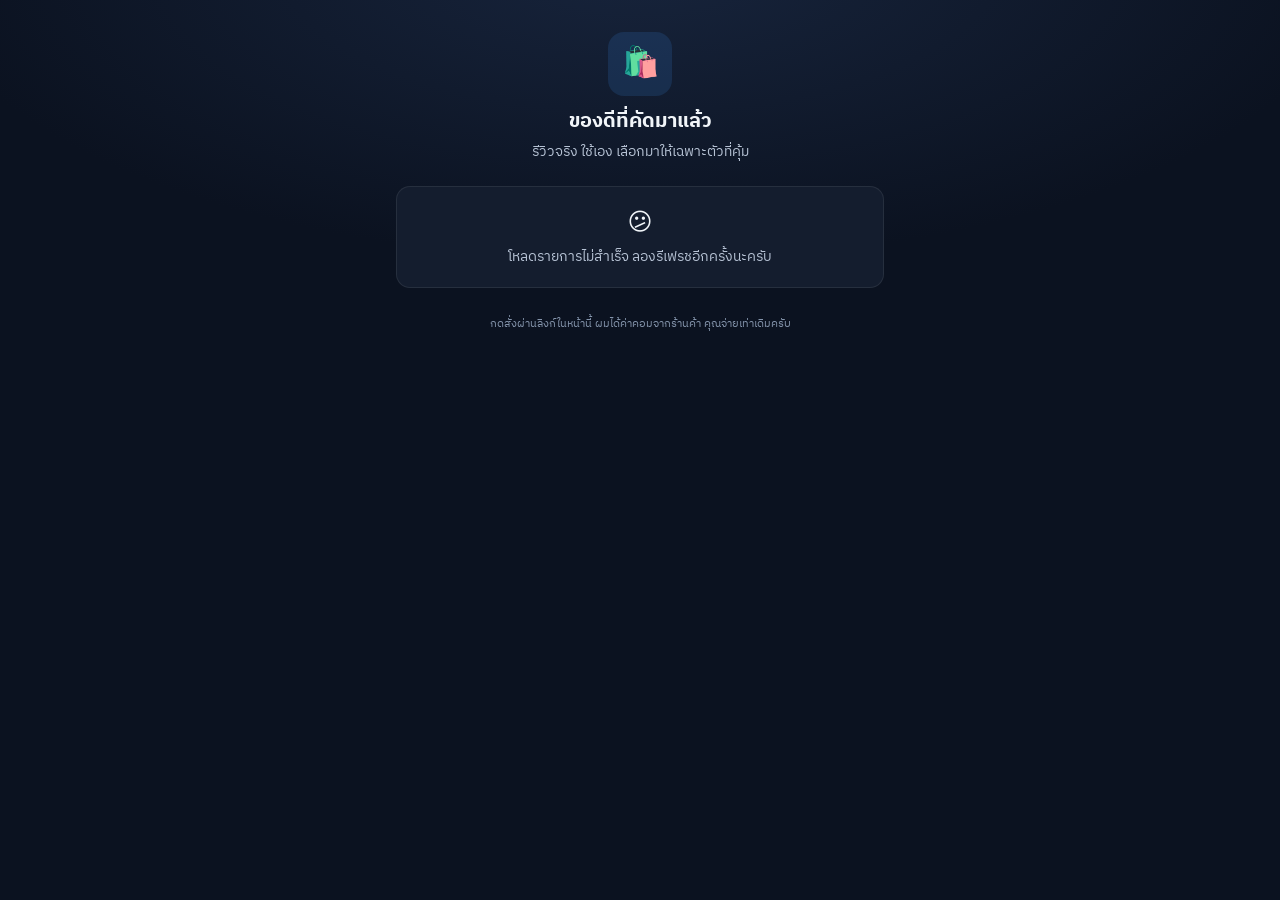
<file: bio.html>
<!DOCTYPE html>
<html lang="th">
<head>
<meta charset="UTF-8">
<meta name="viewport" content="width=device-width, initial-scale=1.0">
<meta name="description" content="รวมลิงก์สินค้าที่คัดมาแล้ว กดสั่งได้เลย">
<title>รวมลิงก์สินค้า</title>
<link rel="icon" href="data:image/svg+xml,<svg xmlns='http://www.w3.org/2000/svg' viewBox='0 0 100 100'><text y='.9em' font-size='90'>🛍️</text></svg>">
<link rel="preconnect" href="https://fonts.googleapis.com">
<link rel="preconnect" href="https://fonts.gstatic.com" crossorigin>
<link href="https://fonts.googleapis.com/css2?family=IBM+Plex+Sans+Thai:wght@400;500;600;700&display=swap" rel="stylesheet">
<script src="vendor/tailwind-browser-4.1.13.js"></script>
<link rel="stylesheet" href="css/app.css">
<script defer src="js/config.js"></script>
<script src="vendor/supabase-2.58.0.js"></script>
<script defer src="js/bio.js"></script>
<script defer src="vendor/alpine-3.14.9.min.js"></script>
<style>
  /* หน้านี้เปิดจากมือถือเป็นหลัก — จัดให้อ่านง่ายด้วยนิ้วโป้งข้างเดียว */
  body { background: radial-gradient(1200px 500px at 50% -10%, #17243c 0%, var(--page) 60%); }
  .bio-wrap { max-width: 520px; margin: 0 auto; padding: 2rem 1rem 3rem; }
  .bio-item {
    display: flex; align-items: center; gap: .9rem;
    background: var(--surface-1); border: 1px solid var(--line);
    border-radius: 14px; padding: .9rem 1rem;
    text-decoration: none; color: var(--text-1);
    transition: transform .12s, border-color .12s, background .12s;
  }
  .bio-item:hover { transform: translateY(-2px); border-color: var(--accent); background: var(--surface-2); }
  .bio-item:active { transform: translateY(0); }
  .bio-thumb {
    width: 52px; height: 52px; border-radius: 10px; flex-shrink: 0;
    background: var(--surface-3); display: grid; place-items: center;
    font-size: 1.4rem; overflow: hidden;
  }
  .bio-thumb img { width: 100%; height: 100%; object-fit: cover; }
  .skeleton { height: 76px; border-radius: 14px; background: var(--surface-1); animation: pulse 1.2s ease-in-out infinite; }
  @keyframes pulse { 0%,100% { opacity: .5 } 50% { opacity: .85 } }
</style>
</head>

<body x-data="bioPage()" x-cloak>
<div class="bio-wrap">

  <header class="text-center mb-6">
    <div class="w-16 h-16 rounded-2xl grid place-items-center text-3xl mx-auto mb-3"
         style="background:var(--accent-soft)" x-text="cfg.emoji"></div>
    <h1 class="text-xl font-bold" x-text="cfg.title"></h1>
    <p class="text-sm mt-1.5" style="color:var(--text-2)" x-text="cfg.subtitle"></p>
  </header>

  <!-- กำลังโหลด -->
  <div x-show="loading" class="space-y-2.5">
    <template x-for="i in 4" :key="i"><div class="skeleton"></div></template>
  </div>

  <!-- โหลดไม่ได้ -->
  <div x-show="!loading && error" class="card p-5 text-center">
    <div class="text-2xl mb-2">😕</div>
    <p class="text-sm" style="color:var(--text-2)" x-text="error"></p>
  </div>

  <!-- ยังไม่มีสินค้า -->
  <div x-show="!loading && !error && !items.length" class="card p-6 text-center">
    <div class="text-2xl mb-2">🛒</div>
    <p class="text-sm" style="color:var(--text-2)">ยังไม่มีสินค้าในหน้านี้ กลับมาดูใหม่เร็ว ๆ นี้ครับ</p>
  </div>

  <!-- รายการสินค้า -->
  <div class="space-y-2.5">
    <template x-for="item in items" :key="item.id">
      <a class="bio-item" :href="item.href" target="_blank" rel="noopener sponsored">
        <div class="bio-thumb">
          <template x-if="item.image_url"><img :src="item.image_url" :alt="item.name" loading="lazy"></template>
          <template x-if="!item.image_url"><span x-text="item.icon"></span></template>
        </div>
        <div class="min-w-0 flex-1">
          <div class="text-sm font-semibold leading-snug line-clamp-2" x-text="item.name"></div>
          <div class="text-[11px] mt-1" style="color:var(--muted)">
            <span x-text="item.merchantName"></span>
            <template x-if="item.price > 0">
              <span class="num" x-text="' · ' + item.priceText"></span>
            </template>
          </div>
        </div>
        <span style="color:var(--accent)">→</span>
      </a>
    </template>
  </div>

  <p class="text-[11px] text-center mt-7 leading-relaxed" style="color:var(--muted)" x-text="cfg.footer"></p>
</div>
</body>
</html>
</file>
<file: css/app.css>
/* ===== Design tokens (dark-first) =====================================
   ค่าสีชุดกราฟผ่านการตรวจ CVD/contrast บนพื้นหลัง #141d2e แล้ว
   (categorical 3 สล็อต: blue / orange / aqua)
   ==================================================================== */
:root {
  color-scheme: dark;

  --page:        #0b1220;
  --surface-1:   #141d2e;
  --surface-2:   #1b2639;
  --surface-3:   #22304a;
  --line:        rgba(255, 255, 255, 0.08);
  --line-strong: rgba(255, 255, 255, 0.16);

  --text-1: #f1f5f9;
  --text-2: #b6c2d4;
  --muted:  #8494ab;

  --accent:      #3987e5;
  --accent-soft: rgba(57, 135, 229, 0.16);

  /* ชุดสีกราฟ */
  --series-1: #3987e5;
  --series-2: #d95926;
  --series-3: #199e70;
  --grid:     rgba(255, 255, 255, 0.06);

  /* สีสถานะ (สงวนไว้เฉพาะสถานะ ห้ามเอาไปใช้เป็นสีชุดข้อมูล) */
  --good:     #0ca30c;
  --warning:  #fab219;
  --serious:  #ec835a;
  --critical: #d03b3b;
}

html, body { background: var(--page); color: var(--text-1); }
body {
  font-family: "IBM Plex Sans Thai", "Noto Sans Thai", system-ui, -apple-system, "Segoe UI", sans-serif;
  -webkit-font-smoothing: antialiased;
}

[x-cloak] { display: none !important; }

/* ===== Scrollbar ===== */
::-webkit-scrollbar { width: 10px; height: 10px; }
::-webkit-scrollbar-track { background: transparent; }
::-webkit-scrollbar-thumb { background: var(--surface-3); border-radius: 99px; border: 2px solid var(--page); }
::-webkit-scrollbar-thumb:hover { background: #2e4066; }

/* ===== Surfaces ===== */
.card {
  background: var(--surface-1);
  border: 1px solid var(--line);
  border-radius: 14px;
}
.card-2 { background: var(--surface-2); border: 1px solid var(--line); border-radius: 12px; }

/* ===== Form controls ===== */
.field {
  width: 100%;
  background: var(--surface-2);
  border: 1px solid var(--line);
  border-radius: 10px;
  padding: 0.55rem 0.75rem;
  color: var(--text-1);
  font-size: 0.875rem;
  transition: border-color .15s, box-shadow .15s;
}
.field::placeholder { color: var(--muted); }
.field:focus {
  outline: none;
  border-color: var(--accent);
  box-shadow: 0 0 0 3px var(--accent-soft);
}
.field:disabled { opacity: .5; cursor: not-allowed; }
textarea.field { line-height: 1.7; resize: vertical; }
select.field option { background: var(--surface-2); }
.label { display: block; font-size: .78rem; color: var(--text-2); margin-bottom: .35rem; font-weight: 500; }

/* ===== Buttons ===== */
.btn {
  display: inline-flex; align-items: center; justify-content: center; gap: .45rem;
  padding: .5rem .9rem; border-radius: 10px; font-size: .85rem; font-weight: 600;
  border: 1px solid transparent; cursor: pointer; transition: background .15s, border-color .15s, opacity .15s;
  white-space: nowrap;
}
.btn:disabled { opacity: .45; cursor: not-allowed; }
.btn-primary { background: var(--accent); color: #fff; }
.btn-primary:hover:not(:disabled) { background: #2a78d6; }
.btn-ghost { background: var(--surface-2); color: var(--text-1); border-color: var(--line); }
.btn-ghost:hover:not(:disabled) { background: var(--surface-3); }
.btn-danger { background: rgba(208, 59, 59, .14); color: #f0a3a3; border-color: rgba(208, 59, 59, .35); }
.btn-danger:hover:not(:disabled) { background: rgba(208, 59, 59, .24); }
.btn-sm { padding: .3rem .6rem; font-size: .78rem; border-radius: 8px; }

/* ===== Badges / สถานะ (สี + ไอคอน + ข้อความเสมอ) ===== */
.badge {
  display: inline-flex; align-items: center; gap: .3rem;
  padding: .15rem .55rem; border-radius: 99px;
  font-size: .72rem; font-weight: 600; line-height: 1.6;
  border: 1px solid transparent;
}
.badge-draft     { background: rgba(132,148,171,.14); color: #c3cfdf; border-color: rgba(132,148,171,.3); }
.badge-pending   { background: rgba(250,178,25,.14);  color: #f3c766; border-color: rgba(250,178,25,.35); }
.badge-approved  { background: rgba(57,135,229,.14);  color: #8fbdf2; border-color: rgba(57,135,229,.35); }
.badge-scheduled { background: rgba(25,158,112,.14);  color: #6fd3ae; border-color: rgba(25,158,112,.35); }
.badge-published { background: rgba(12,163,12,.16);   color: #74d174; border-color: rgba(12,163,12,.35); }
.badge-rejected  { background: rgba(208,59,59,.14);   color: #f0a3a3; border-color: rgba(208,59,59,.35); }

/* ===== Nav ===== */
.nav-item {
  display: flex; align-items: center; gap: .7rem;
  width: 100%; padding: .55rem .75rem; border-radius: 10px;
  font-size: .875rem; color: var(--text-2); text-align: left;
  cursor: pointer; transition: background .12s, color .12s;
}
.nav-item:hover { background: var(--surface-2); color: var(--text-1); }
.nav-item.active { background: var(--accent); color: #fff; font-weight: 600; }
.nav-section {
  padding: 1rem .75rem .35rem;
  font-size: .68rem; letter-spacing: .08em; text-transform: uppercase;
  color: var(--muted); font-weight: 600;
}

/* ===== Charts =====
   แท่งเดี่ยวสีเดียว (magnitude) ปลายแท่งโค้ง 4px ติดเส้นฐาน
   มีป้ายตัวเลขกำกับตรง ๆ จึงไม่ต้องใช้ legend
   ==================================================================== */
.bar-track { background: var(--grid); border-radius: 4px; height: 10px; overflow: hidden; }
.bar-fill  { height: 100%; border-radius: 4px; background: var(--series-1); transition: width .4s ease; }
.bar-row:hover .bar-fill { filter: brightness(1.18); }

.col-chart { display: flex; align-items: flex-end; gap: 6px; height: 132px; }
.col-wrap  { flex: 1; display: flex; flex-direction: column; justify-content: flex-end; height: 100%; }
.col-fill  { background: var(--series-1); border-radius: 4px 4px 0 0; min-height: 3px; transition: height .4s ease; }
.col-wrap:hover .col-fill { filter: brightness(1.18); }

.num { font-variant-numeric: tabular-nums; }

/* ===== Calendar ===== */
.cal-cell { min-height: 104px; background: var(--surface-1); border: 1px solid var(--line); border-radius: 10px; padding: .4rem; }
.cal-cell.dim { opacity: .38; }
.cal-cell.today { border-color: var(--accent); box-shadow: 0 0 0 1px var(--accent) inset; }

/* ===== Toast ===== */
.toast {
  display: flex; align-items: flex-start; gap: .6rem;
  background: var(--surface-2); border: 1px solid var(--line-strong);
  border-radius: 12px; padding: .7rem .9rem; font-size: .85rem;
  box-shadow: 0 12px 30px rgba(0,0,0,.45); min-width: 260px; max-width: 380px;
}
.toast.ok   { border-left: 3px solid var(--good); }
.toast.warn { border-left: 3px solid var(--warning); }
.toast.err  { border-left: 3px solid var(--critical); }

/* ===== Misc ===== */
.line-clamp-2 { display: -webkit-box; -webkit-line-clamp: 2; -webkit-box-orient: vertical; overflow: hidden; }
.line-clamp-3 { display: -webkit-box; -webkit-line-clamp: 3; -webkit-box-orient: vertical; overflow: hidden; }
.hairline { border-top: 1px solid var(--line); }
</file>
